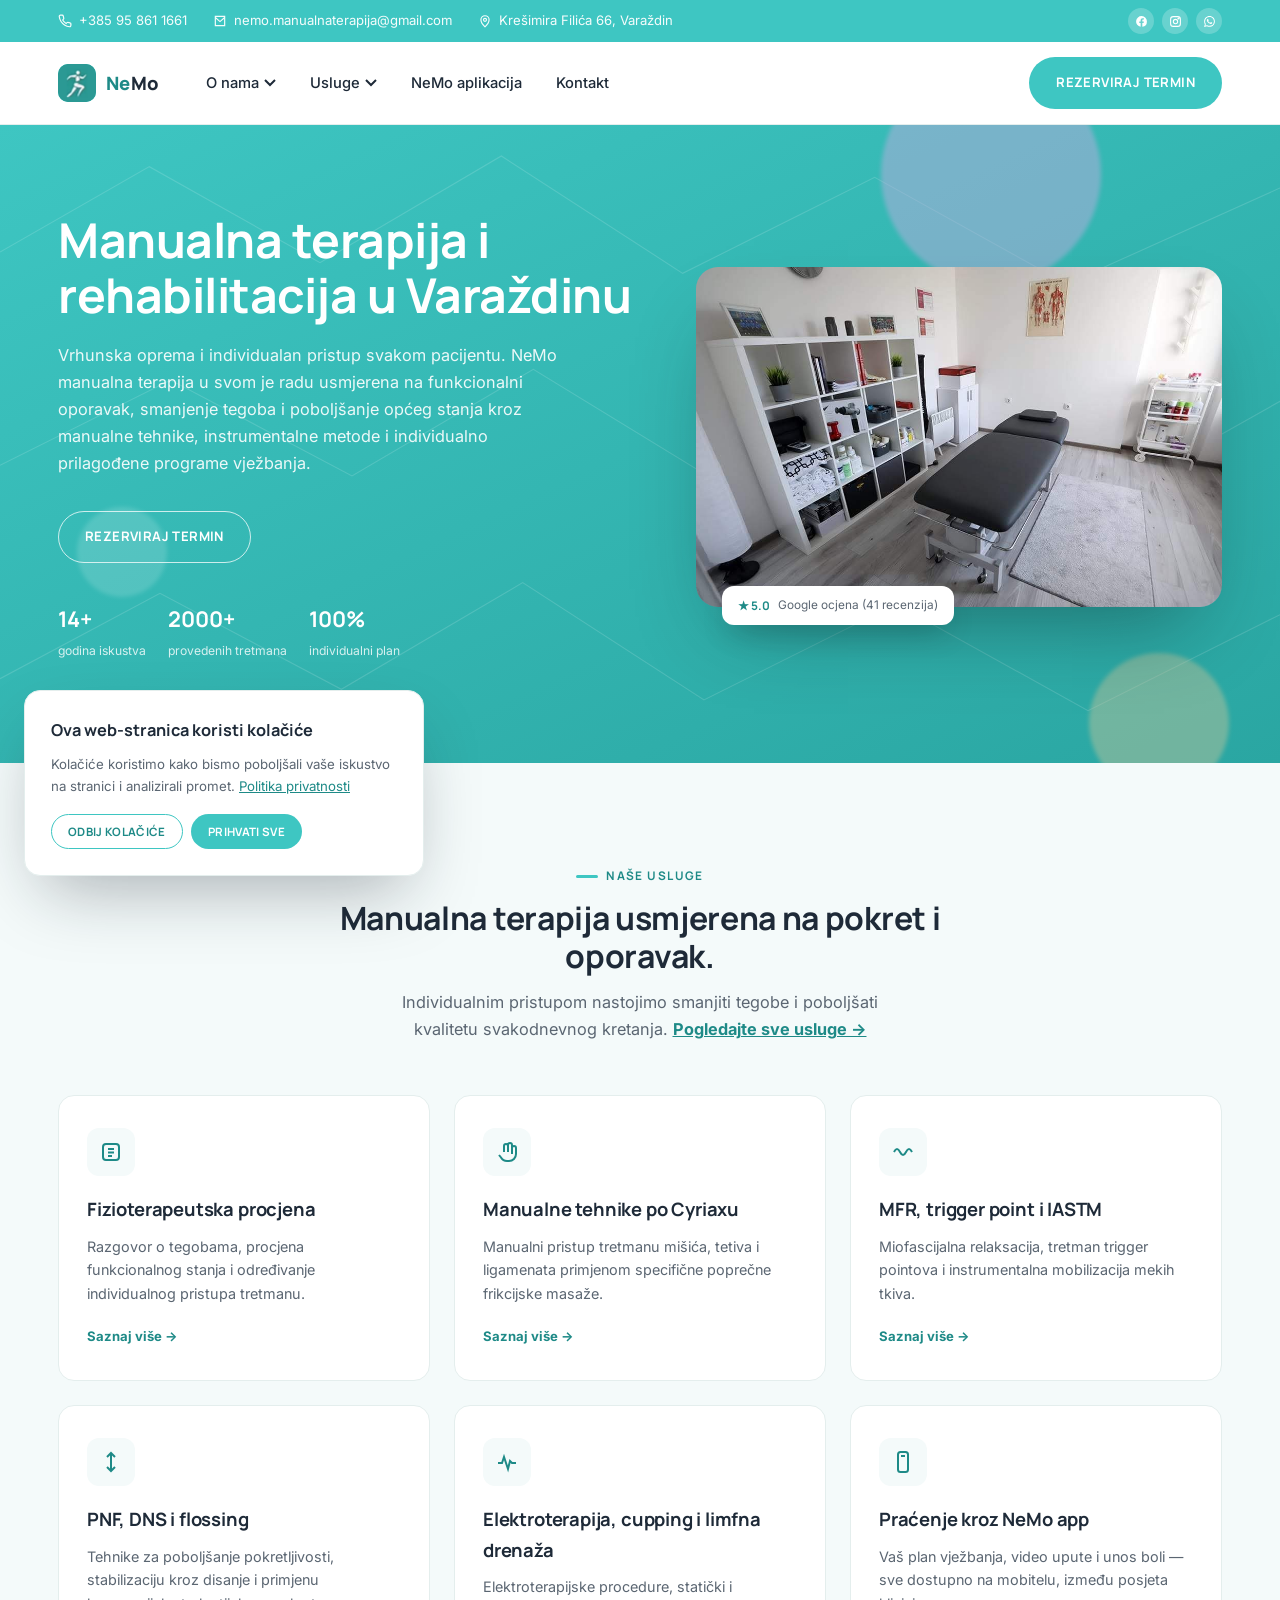
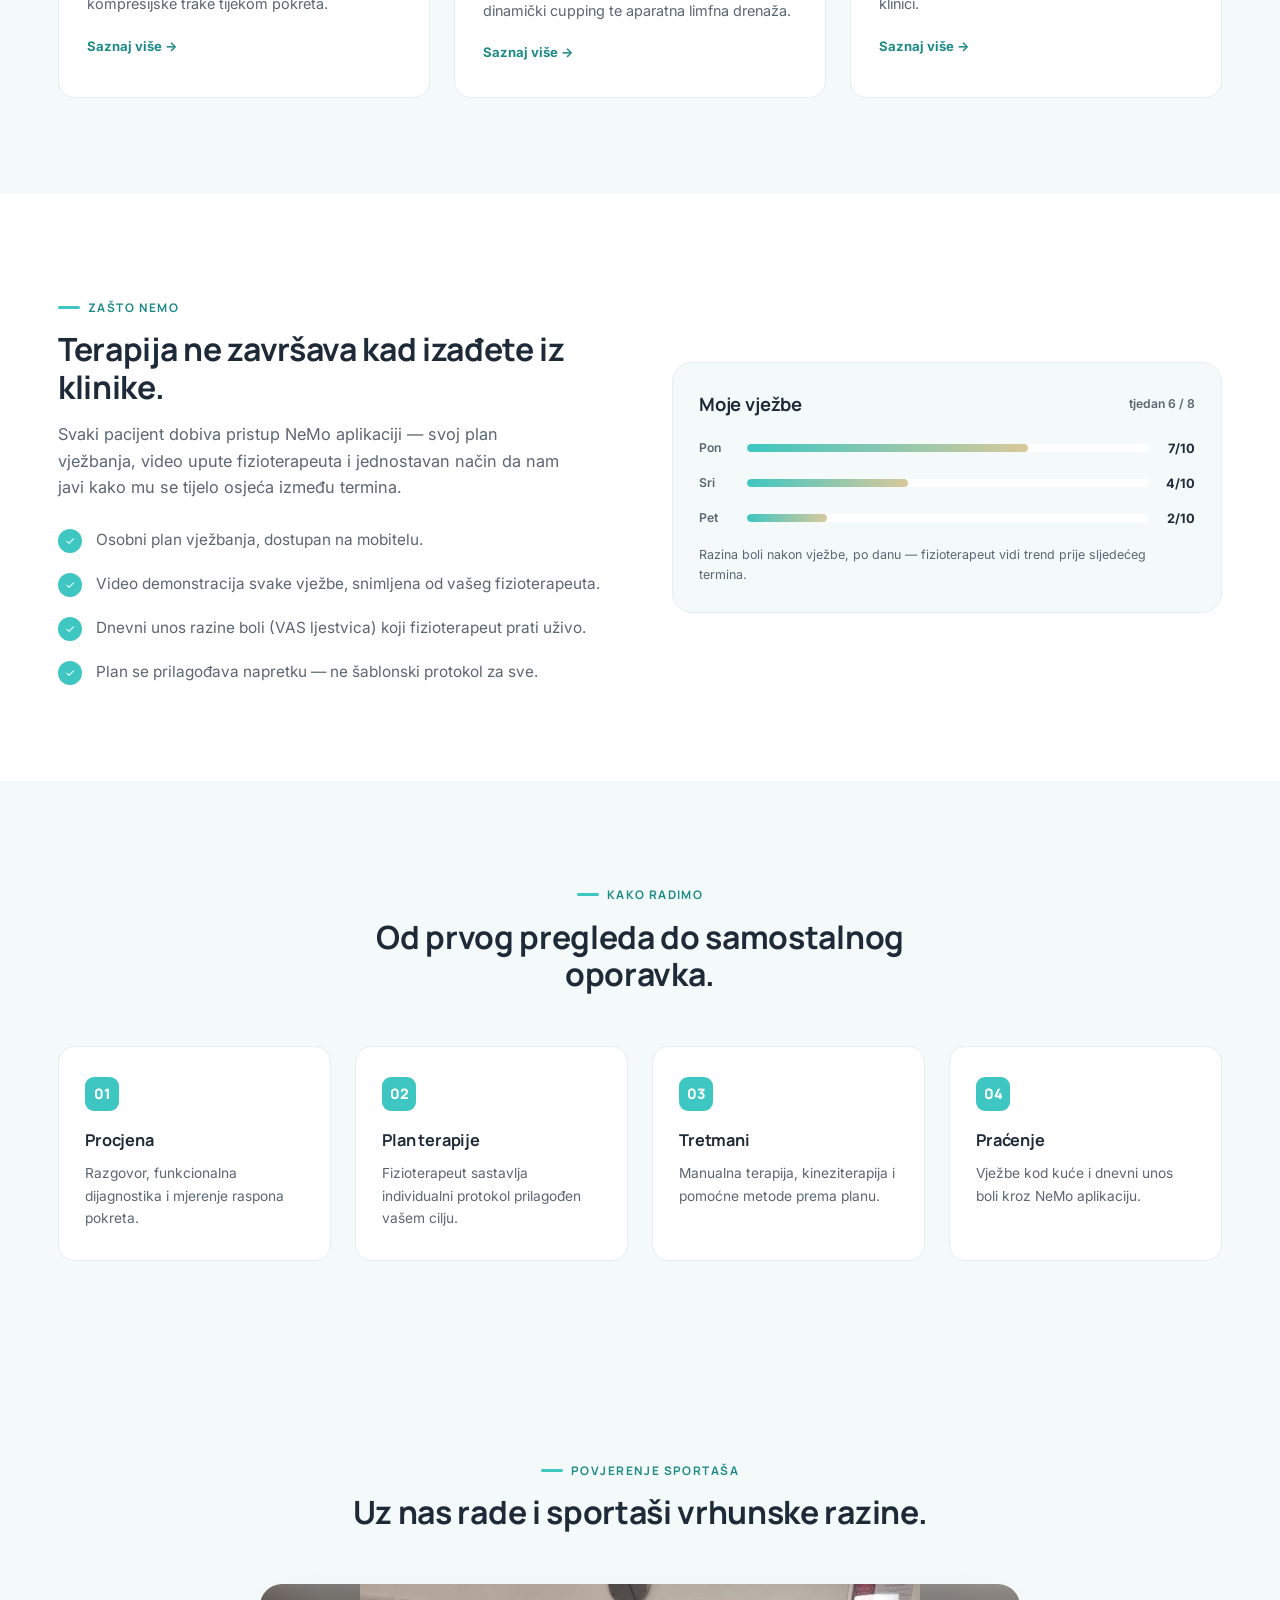
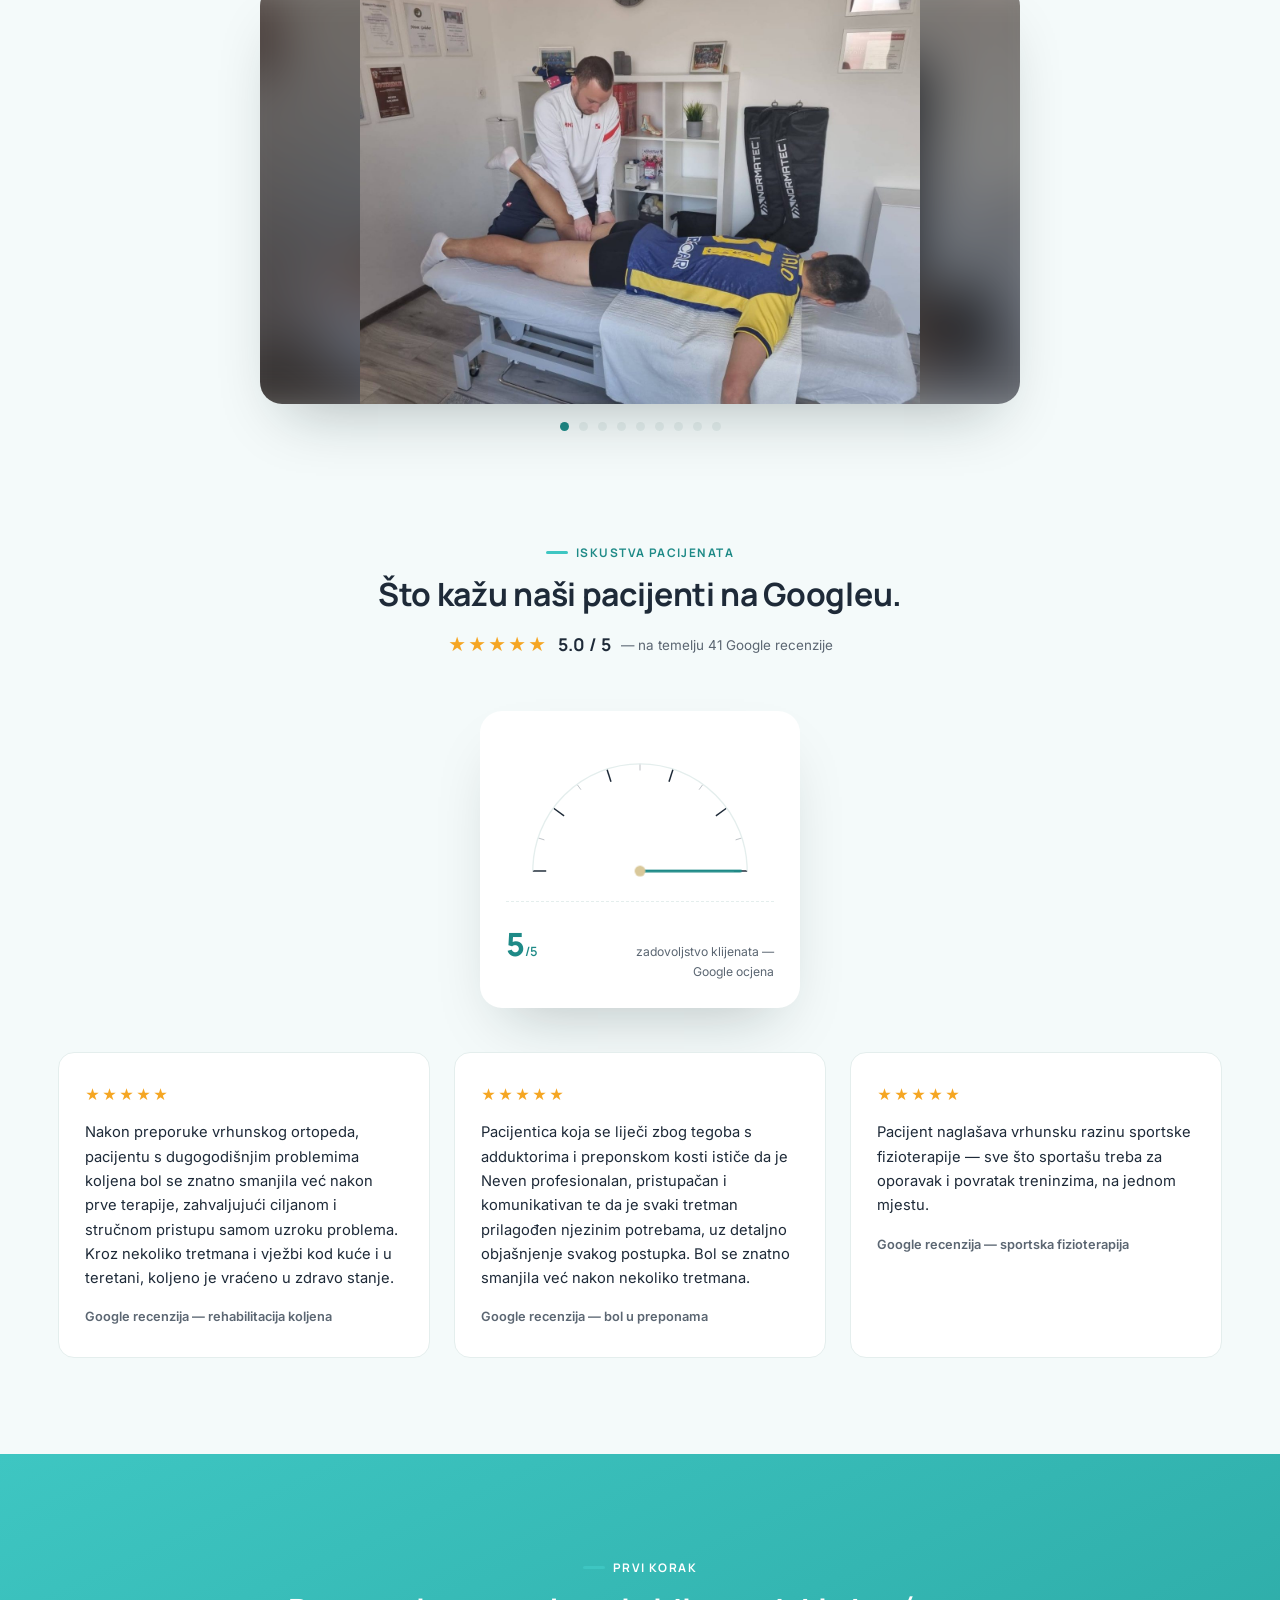
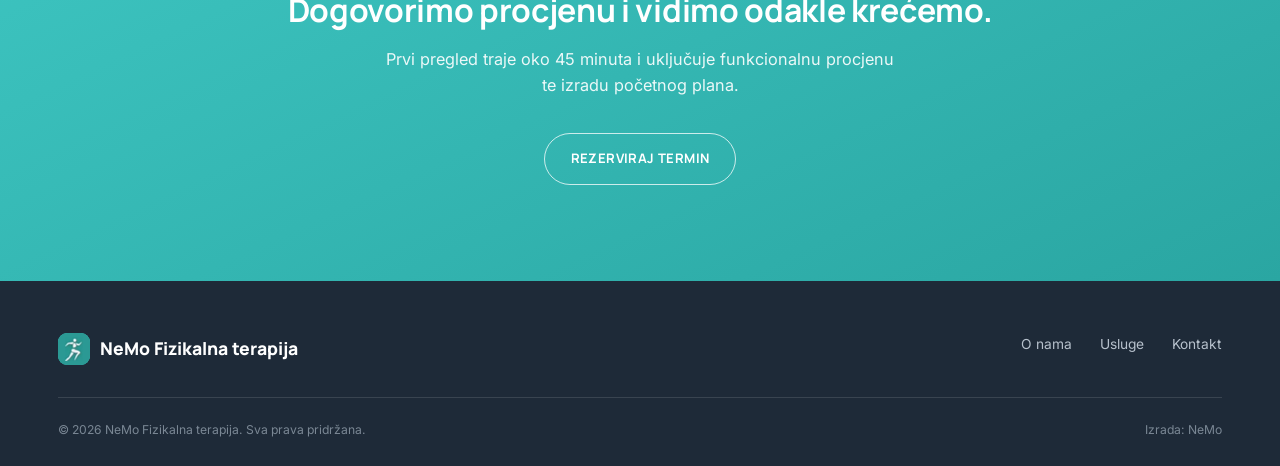
<file: index.html>
<!DOCTYPE html>
<html lang="hr">
<head>
<meta charset="UTF-8" />
<meta name="viewport" content="width=device-width, initial-scale=1.0" />
<meta name="color-scheme" content="light">
<title>NeMo — Manualna terapija i rehabilitacija u Varaždinu</title>
<meta name="description" content="NeMo poliklinika za fizikalnu terapiju u Varaždinu — manualna terapija, IASTM, MFR, PNF i individualna rehabilitacija za sportaše i rekreativce, uz digitalno praćenje napretka." />
<link rel="canonical" href="https://nemo.hr/" />
<meta property="og:type" content="website" />
<meta property="og:site_name" content="NeMo Fizikalna terapija" />
<meta property="og:locale" content="hr_HR" />
<meta property="og:title" content="NeMo — Manualna terapija i rehabilitacija u Varaždinu" />
<meta property="og:description" content="NeMo poliklinika za fizikalnu terapiju u Varaždinu — manualna terapija, IASTM, MFR, PNF i individualna rehabilitacija za sportaše i rekreativce, uz digitalno praćenje napretka." />
<meta property="og:url" content="https://nemo.hr/" />
<meta property="og:image" content="https://nemo.hr/images/prostor-ulaz.jpg" />
<meta name="twitter:card" content="summary_large_image" />
<link rel="preconnect" href="https://fonts.googleapis.com">
<link rel="preconnect" href="https://fonts.gstatic.com" crossorigin>
<link href="https://fonts.googleapis.com/css2?family=Manrope:wght@500;600;700;800&family=Inter:wght@400;500;600;700&display=swap" rel="stylesheet">
<link rel="icon" type="image/png" sizes="16x16" href="favicon-16.png">
<link rel="icon" type="image/png" sizes="32x32" href="favicon-32.png">
<link rel="icon" type="image/png" sizes="48x48" href="favicon-48.png">
<link rel="apple-touch-icon" sizes="180x180" href="apple-touch-icon.png">
<link rel="icon" type="image/png" sizes="192x192" href="icon-192.png">
<link rel="shortcut icon" href="favicon.ico">
<link rel="stylesheet" href="style.css">
<script type="application/ld+json">
{
  "@context": "https://schema.org",
  "@type": "MedicalBusiness",
  "name": "NeMo — Manualna terapija",
  "alternateName": "NeMo Fizikalna terapija",
  "image": "https://nemo.hr/images/prostor-ulaz.jpg",
  "logo": "https://nemo.hr/icon-512.png",
  "url": "https://nemo.hr/",
  "telephone": "+385958611661",
  "email": "nemo.manualnaterapija@gmail.com",
  "priceRange": "€€",
  "medicalSpecialty": "PhysicalTherapy",
  "address": {
    "@type": "PostalAddress",
    "streetAddress": "Ul. Krešimira Filića 66",
    "addressLocality": "Varaždin",
    "postalCode": "42000",
    "addressCountry": "HR"
  },
  "geo": {
    "@type": "GeoCoordinates",
    "latitude": 46.2981478,
    "longitude": 16.3355416
  },
  "sameAs": [
    "https://www.facebook.com/NenoGolubar/",
    "https://www.instagram.com/neven_golubar/"
  ],
  "aggregateRating": {
    "@type": "AggregateRating",
    "ratingValue": "5.0",
    "reviewCount": "42"
  },
  "areaServed": {
    "@type": "City",
    "name": "Varaždin"
  }
}
</script>
</head>
<body>

<div class="topbar">
  <div class="wrap topbar-inner">
    <div class="topbar-info">
      <a href="tel:+385958611661"><svg width="14" height="14" viewBox="0 0 24 24" fill="none" stroke="currentColor" stroke-width="2"><path d="M22 16.9v3a2 2 0 0 1-2.2 2 19.8 19.8 0 0 1-8.6-3.1 19.5 19.5 0 0 1-6-6 19.8 19.8 0 0 1-3.1-8.7A2 2 0 0 1 4.1 2h3a2 2 0 0 1 2 1.7c.1 1 .3 2 .7 3a2 2 0 0 1-.4 2.1L8 10.3a16 16 0 0 0 6 6l1.5-1.5a2 2 0 0 1 2-.4c1 .3 2 .5 3 .7a2 2 0 0 1 1.7 2Z"/></svg> +385 95 861 1661</a>
      <a href="mailto:nemo.manualnaterapija@gmail.com"><svg width="14" height="14" viewBox="0 0 24 24" fill="none" stroke="currentColor" stroke-width="2"><path d="M4 4h16v16H4z"/><path d="m4 6 8 7 8-7"/></svg> nemo.manualnaterapija@gmail.com</a>
      <a href="https://www.google.com/maps/place/?q=place_id:ChIJC9hRLgaraEcRhZxfA_SQYHQ" target="_blank" rel="noopener" class="topbar-address"><svg width="14" height="14" viewBox="0 0 24 24" fill="none" stroke="currentColor" stroke-width="2"><path d="M12 22s7-6.3 7-12a7 7 0 1 0-14 0c0 5.7 7 12 7 12Z"/><circle cx="12" cy="10" r="2.6"/></svg> Krešimira Filića 66, Varaždin</a>
    </div>
    <div class="topbar-social">
      <a href="https://www.facebook.com/NenoGolubar/" target="_blank" rel="noopener" aria-label="Facebook"><svg width="13" height="13" viewBox="0 0 24 24" fill="currentColor"><path d="M22 12a10 10 0 1 0-11.6 9.9v-7H7.9V12h2.5V9.8c0-2.5 1.5-3.9 3.8-3.9 1.1 0 2.2.2 2.2.2v2.4h-1.3c-1.2 0-1.6.8-1.6 1.6V12h2.8l-.4 2.9h-2.4v7A10 10 0 0 0 22 12Z"/></svg></a>
      <a href="https://www.instagram.com/neven_golubar/" target="_blank" rel="noopener" aria-label="Instagram"><svg width="13" height="13" viewBox="0 0 24 24" fill="none" stroke="currentColor" stroke-width="2"><rect x="3" y="3" width="18" height="18" rx="5"/><circle cx="12" cy="12" r="4"/><circle cx="17.5" cy="6.5" r="1"/></svg></a>
      <a href="https://wa.me/385958611661" target="_blank" rel="noopener" aria-label="WhatsApp"><svg width="13" height="13" viewBox="0 0 24 24" fill="currentColor"><path d="M12.04 2C6.58 2 2.13 6.45 2.13 11.91c0 1.77.46 3.45 1.32 4.94L2 22l5.29-1.39a9.9 9.9 0 0 0 4.75 1.21h.01c5.46 0 9.9-4.45 9.9-9.91C21.96 6.45 17.5 2 12.04 2Zm0 18.06h-.01a8.15 8.15 0 0 1-4.16-1.14l-.3-.18-3.14.82.84-3.06-.19-.31a8.14 8.14 0 0 1-1.25-4.32c0-4.5 3.67-8.16 8.18-8.16 2.18 0 4.23.85 5.78 2.4a8.1 8.1 0 0 1 2.39 5.77c0 4.5-3.67 8.18-8.14 8.18Zm4.47-6.13c-.24-.12-1.45-.72-1.68-.8-.22-.08-.39-.12-.55.12-.16.24-.63.8-.78.96-.14.16-.28.18-.53.06-.24-.12-1.02-.38-1.94-1.2-.72-.64-1.2-1.43-1.34-1.67-.14-.24-.02-.37.11-.5.11-.11.24-.28.36-.42.12-.14.16-.24.24-.4.08-.16.04-.3-.02-.42-.06-.12-.55-1.33-.76-1.82-.2-.48-.4-.42-.55-.42-.14-.01-.3-.01-.46-.01a.9.9 0 0 0-.65.3c-.22.24-.85.83-.85 2.03 0 1.2.87 2.36.99 2.52.12.16 1.71 2.61 4.14 3.66.58.25 1.03.4 1.38.51.58.18 1.11.16 1.53.1.47-.07 1.45-.59 1.65-1.16.2-.57.2-1.06.14-1.16-.06-.1-.22-.16-.46-.28Z"/></svg></a>
    </div>
  </div>
</div>

<header class="mainnav">
  <div class="wrap nav">
    <a href="/" class="logo"><img class="mark" src="icon-192.png" alt="NeMo logo"><span class="word"><span>Ne</span>Mo</span></a>

    <nav class="nav-links">
      <div class="nav-item">
        <button class="nav-link">O nama <svg viewBox="0 0 12 8" fill="none" stroke="currentColor" stroke-width="2"><path d="M1 1l5 5 5-5"/></svg></button>
        <div class="dd-menu">
          <a href="/o-nama#pristup">Naš pristup</a>
          <a href="/o-nama#neven">Osnivač</a>
          <a href="/o-nama#tim">Stručni tim</a>
          <a href="/o-nama#galerija">Galerija fotografija</a>
        </div>
      </div>
      <div class="nav-item">
        <button class="nav-link">Usluge <svg viewBox="0 0 12 8" fill="none" stroke="currentColor" stroke-width="2"><path d="M1 1l5 5 5-5"/></svg></button>
        <div class="dd-menu">
          <a href="/usluge#procjena">Fizioterapeutska procjena</a>
          <a href="/usluge#cyriax">Manualne tehnike po Cyriaxu</a>
          <a href="/usluge#mfr">Miofascijalna relaksacija (MFR)</a>
          <a href="/usluge#iastm">IASTM</a>
          <a href="/usluge#trigger">Trigger point terapija</a>
          <a href="/usluge#pnf">PNF</a>
          <a href="/usluge#dns">DNS — vježbe disanja</a>
          <a href="/usluge#flossing">Flossing</a>
          <a href="/usluge#cupping">Cupping</a>
          <a href="/usluge#tejpiranje">Tejpiranje</a>
          <a href="/usluge#perkusijska">Perkusijska masaža</a>
          <a href="/usluge#limfna">Limfna drenaža aparatom</a>
          <a href="/usluge#elektroterapija">Elektroterapijske procedure</a>
        </div>
      </div>
      <a href="/#zasto" class="nav-link">NeMo aplikacija</a>
      <a href="/kontakt" class="nav-link">Kontakt</a>
    </nav>

    <div class="nav-right">
      <a href="/kontakt" class="btn btn-solid">Rezerviraj termin</a>
      <button class="nav-toggle" aria-label="Izbornik"><span></span><span></span><span></span></button>
    </div>
  </div>
</header>

<section class="hero">
  <svg class="hero-pattern" viewBox="0 0 1200 700" preserveAspectRatio="xMidYMid slice" xmlns="http://www.w3.org/2000/svg">
    <g stroke="#fff" stroke-width="1" fill="none">
      <path d="M0 120 L140 40 L300 130 L470 30 L640 140 L820 50 L1000 150 L1200 60" />
      <path d="M0 320 L160 240 L330 330 L500 230 L680 340 L860 250 L1040 350 L1200 260" />
      <path d="M0 520 L150 440 L320 530 L490 430 L660 540 L840 450 L1020 550 L1200 460" />
    </g>
  </svg>
  <div class="hero-blob b1"></div>
  <div class="hero-blob b2"></div>
  <div class="hero-blob b3"></div>

  <div class="wrap hero-grid">
    <div class="hero-text">
      <h1>Manualna terapija i rehabilitacija u Varaždinu</h1>
      <p class="lede">Vrhunska oprema i individualan pristup svakom pacijentu. NeMo manualna terapija u svom je radu usmjerena na funkcionalni oporavak, smanjenje tegoba i poboljšanje općeg stanja kroz manualne tehnike, instrumentalne metode i individualno prilagođene programe vježbanja.</p>
      <a href="/kontakt" class="btn btn-outline-white">Rezerviraj termin</a>
      <div class="hero-badges">
        <div class="hero-badge"><b>14+</b><span>godina iskustva</span></div>
        <div class="hero-badge"><b>2000+</b><span>provedenih tretmana</span></div>
        <div class="hero-badge"><b>100%</b><span>individualni plan</span></div>
      </div>
    </div>

    <div class="hero-media">
      <div class="hero-photo-card">
        <img src="images/soba-tretmani.jpg" alt="Soba za tretmane u NeMo poliklinici" loading="eager">
      </div>
      <div class="hero-photo-note"><b>★ 5.0</b> Google ocjena (41 recenzija)</div>
    </div>
  </div>
</section>

<section class="services" id="usluge">
  <div class="wrap">
    <div class="section-head">
      <span class="eyebrow" style="justify-content:center;">Naše usluge</span>
      <h2>Manualna terapija usmjerena na pokret i oporavak.</h2>
      <p class="lede">Individualnim pristupom nastojimo smanjiti tegobe i poboljšati kvalitetu svakodnevnog kretanja. <a href="/usluge" style="color:var(--teal-deep);font-weight:700;">Pogledajte sve usluge →</a></p>
    </div>
    <div class="service-grid">
      <div class="service-card">
        <div class="service-icon"><svg width="24" height="24" viewBox="0 0 24 24" fill="none" stroke="#1E8A87" stroke-width="2"><rect x="4" y="4" width="16" height="16" rx="3"/><path d="M9 9h6M9 12.5h6M9 16h4"/></svg></div>
        <h3>Fizioterapeutska procjena</h3>
        <p>Razgovor o tegobama, procjena funkcionalnog stanja i određivanje individualnog pristupa tretmanu.</p>
        <a href="/usluge#procjena" class="service-link">Saznaj više →</a>
      </div>
      <div class="service-card">
        <div class="service-icon"><svg width="24" height="24" viewBox="0 0 24 24" fill="none" stroke="#1E8A87" stroke-width="2"><path d="M9 12V6a2 2 0 1 1 4 0v6M13 12V5a2 2 0 1 1 4 0v9M17 13V8a2 2 0 1 1 4 0v6a7 7 0 0 1-7 7h-2a7 7 0 0 1-6-3.5L4 15"/></svg></div>
        <h3>Manualne tehnike po Cyriaxu</h3>
        <p>Manualni pristup tretmanu mišića, tetiva i ligamenata primjenom specifične poprečne frikcijske masaže.</p>
        <a href="/usluge#cyriax" class="service-link">Saznaj više →</a>
      </div>
      <div class="service-card">
        <div class="service-icon"><svg width="24" height="24" viewBox="0 0 24 24" fill="none" stroke="#1E8A87" stroke-width="2"><path d="M3 12c2-4 4-4 6 0s4 4 6 0 4-4 6 0"/></svg></div>
        <h3>MFR, trigger point i IASTM</h3>
        <p>Miofascijalna relaksacija, tretman trigger pointova i instrumentalna mobilizacija mekih tkiva.</p>
        <a href="/usluge#mfr" class="service-link">Saznaj više →</a>
      </div>
      <div class="service-card">
        <div class="service-icon"><svg width="24" height="24" viewBox="0 0 24 24" fill="none" stroke="#1E8A87" stroke-width="2"><path d="M12 3v18M8 7l4-4 4 4M8 17l4 4 4-4"/></svg></div>
        <h3>PNF, DNS i flossing</h3>
        <p>Tehnike za poboljšanje pokretljivosti, stabilizaciju kroz disanje i primjenu kompresijske trake tijekom pokreta.</p>
        <a href="/usluge#pnf" class="service-link">Saznaj više →</a>
      </div>
      <div class="service-card">
        <div class="service-icon"><svg width="24" height="24" viewBox="0 0 24 24" fill="none" stroke="#1E8A87" stroke-width="2"><path d="M3 13h4l2-6 4 12 2-8 2 2h4"/></svg></div>
        <h3>Elektroterapija, cupping i limfna drenaža</h3>
        <p>Elektroterapijske procedure, statički i dinamički cupping te aparatna limfna drenaža.</p>
        <a href="/usluge#elektroterapija" class="service-link">Saznaj više →</a>
      </div>
      <div class="service-card">
        <div class="service-icon"><svg width="24" height="24" viewBox="0 0 24 24" fill="none" stroke="#1E8A87" stroke-width="2"><rect x="7" y="2" width="10" height="20" rx="2.5"/><path d="M10 6h4"/></svg></div>
        <h3>Praćenje kroz NeMo app</h3>
        <p>Vaš plan vježbanja, video upute i unos boli — sve dostupno na mobitelu, između posjeta klinici.</p>
        <a href="#zasto" class="service-link">Saznaj više →</a>
      </div>
    </div>
  </div>
</section>

<section class="why" id="zasto">
  <div class="wrap why-grid">
    <div>
      <span class="eyebrow">Zašto NeMo</span>
      <h2 style="margin-top:14px;">Terapija ne završava kad izađete iz klinike.</h2>
      <p class="lede" style="margin-top:14px;">Svaki pacijent dobiva pristup NeMo aplikaciji — svoj plan vježbanja, video upute fizioterapeuta i jednostavan način da nam javi kako mu se tijelo osjeća između termina.</p>
      <ul class="why-list">
        <li><span class="tick">✓</span>Osobni plan vježbanja, dostupan na mobitelu.</li>
        <li><span class="tick">✓</span>Video demonstracija svake vježbe, snimljena od vašeg fizioterapeuta.</li>
        <li><span class="tick">✓</span>Dnevni unos razine boli (VAS ljestvica) koji fizioterapeut prati uživo.</li>
        <li><span class="tick">✓</span>Plan se prilagođava napretku — ne šablonski protokol za sve.</li>
      </ul>
    </div>
    <div class="app-mock">
      <div class="app-mock-head"><h3>Moje vježbe</h3><span>tjedan 6 / 8</span></div>
      <div class="vas-bar-row"><span class="vas-bar-label">Pon</span><div class="vas-bar-track"><div class="vas-bar-fill" style="width:70%"></div></div><span class="vas-bar-val">7/10</span></div>
      <div class="vas-bar-row"><span class="vas-bar-label">Sri</span><div class="vas-bar-track"><div class="vas-bar-fill" style="width:40%"></div></div><span class="vas-bar-val">4/10</span></div>
      <div class="vas-bar-row"><span class="vas-bar-label">Pet</span><div class="vas-bar-track"><div class="vas-bar-fill" style="width:20%"></div></div><span class="vas-bar-val">2/10</span></div>
      <div class="form-note" style="margin-top:16px;">Razina boli nakon vježbe, po danu — fizioterapeut vidi trend prije sljedećeg termina.</div>
    </div>
  </div>
</section>

<section class="process" id="proces">
  <div class="wrap">
    <div class="section-head">
      <span class="eyebrow" style="justify-content:center;">Kako radimo</span>
      <h2>Od prvog pregleda do samostalnog oporavka.</h2>
    </div>
    <div class="process-grid">
      <div class="process-step"><div class="num">01</div><h3>Procjena</h3><p>Razgovor, funkcionalna dijagnostika i mjerenje raspona pokreta.</p></div>
      <div class="process-step"><div class="num">02</div><h3>Plan terapije</h3><p>Fizioterapeut sastavlja individualni protokol prilagođen vašem cilju.</p></div>
      <div class="process-step"><div class="num">03</div><h3>Tretmani</h3><p>Manualna terapija, kineziterapija i pomoćne metode prema planu.</p></div>
      <div class="process-step"><div class="num">04</div><h3>Praćenje</h3><p>Vježbe kod kuće i dnevni unos boli kroz NeMo aplikaciju.</p></div>
    </div>
  </div>
</section>

<section class="clients-slider">
  <div class="wrap">
    <div class="section-head">
      <span class="eyebrow" style="justify-content:center;">Povjerenje sportaša</span>
      <h2>Uz nas rade i sportaši vrhunske razine.</h2>
    </div>
    <div class="slider" id="clientsSlider">
      <div class="slider-track">
        <div class="slider-slide is-active">
          <div class="slide-bg" style="background-image:url('images/tretman-igrac-1.jpg');"></div>
          <img class="slide-fg" src="images/tretman-igrac-1.jpg" alt="Fizioterapeutski tretman sportaša u NeMo poliklinici" loading="lazy">
        </div>
        <div class="slider-slide">
          <div class="slide-bg" style="background-image:url('images/tretman-igrac-2.jpg');"></div>
          <img class="slide-fg" src="images/tretman-igrac-2.jpg" alt="Previjanje gležnja sportašu u NeMo poliklinici" loading="lazy">
        </div>
        <div class="slider-slide">
          <div class="slide-bg" style="background-image:url('images/klijent-belcar.jpg');"></div>
          <img class="slide-fg" src="images/klijent-belcar.jpg" alt="Nogometaš u posjeti NeMo poliklinici" loading="lazy">
        </div>
        <div class="slider-slide">
          <div class="slide-bg" style="background-image:url('images/klijent-duvnjak.jpg');"></div>
          <img class="slide-fg" src="images/klijent-duvnjak.jpg" alt="Nogometaš u posjeti NeMo poliklinici" loading="lazy">
        </div>
        <div class="slider-slide">
          <div class="slide-bg" style="background-image:url('images/klijenti-reprezentativci.jpg');"></div>
          <img class="slide-fg" src="images/klijenti-reprezentativci.jpg" alt="Nogometni reprezentativci u posjeti NeMo poliklinici" loading="lazy">
        </div>
        <div class="slider-slide">
          <div class="slide-bg" style="background-image:url('images/tretman-igrac-3.jpg');"></div>
          <img class="slide-fg" src="images/tretman-igrac-3.jpg" alt="Fizioterapeutska vježba sa sportašem u NeMo poliklinici" loading="lazy">
        </div>
        <div class="slider-slide">
          <div class="slide-bg" style="background-image:url('images/klijent-katanec.jpg');"></div>
          <img class="slide-fg" src="images/klijent-katanec.jpg" alt="Nogometaš u posjeti NeMo poliklinici" loading="lazy">
        </div>
        <div class="slider-slide">
          <div class="slide-bg" style="background-image:url('images/klijenti-visina.jpg');"></div>
          <img class="slide-fg" src="images/klijenti-visina.jpg" alt="Nogometaš u posjeti NeMo poliklinici" loading="lazy">
        </div>
        <div class="slider-slide">
          <div class="slide-bg" style="background-image:url('images/klijent-djurasek.jpg');"></div>
          <img class="slide-fg" src="images/klijent-djurasek.jpg" alt="Nogometaš u posjeti NeMo poliklinici" loading="lazy">
        </div>
      </div>
      <div class="slider-dots">
        <button class="slider-dot is-active" data-slide="0" aria-label="Slika 1"></button>
        <button class="slider-dot" data-slide="1" aria-label="Slika 2"></button>
        <button class="slider-dot" data-slide="2" aria-label="Slika 3"></button>
        <button class="slider-dot" data-slide="3" aria-label="Slika 4"></button>
        <button class="slider-dot" data-slide="4" aria-label="Slika 5"></button>
        <button class="slider-dot" data-slide="5" aria-label="Slika 6"></button>
        <button class="slider-dot" data-slide="6" aria-label="Slika 7"></button>
        <button class="slider-dot" data-slide="7" aria-label="Slika 8"></button>
        <button class="slider-dot" data-slide="8" aria-label="Slika 9"></button>
      </div>
    </div>
  </div>
</section>

<section class="reviews">
  <div class="wrap">
    <div class="section-head">
      <span class="eyebrow" style="justify-content:center;">Iskustva pacijenata</span>
      <h2>Što kažu naši pacijenti na Googleu.</h2>
      <div class="reviews-rating">
        <span class="stars">★★★★★</span>
        <b>5.0 / 5</b>
        <span>— na temelju 41 Google recenzije</span>
      </div>
    </div>

    <div class="reviews-gauge">
      <div class="reviews-gauge-card">
        <svg class="goniometer" viewBox="0 0 400 220" xmlns="http://www.w3.org/2000/svg">
          <line x1="40.0" y1="200.0" x2="60.0" y2="200.0" class="tick-major" />
          <line x1="47.8" y1="150.6" x2="57.3" y2="153.6" class="tick-minor" />
          <line x1="70.6" y1="106.0" x2="86.7" y2="117.7" class="tick-major" />
          <line x1="106.0" y1="70.6" x2="111.8" y2="78.6" class="tick-minor" />
          <line x1="150.6" y1="47.8" x2="156.7" y2="66.9" class="tick-major" />
          <line x1="200.0" y1="40.0" x2="200.0" y2="50.0" class="tick-minor" />
          <line x1="249.4" y1="47.8" x2="243.3" y2="66.9" class="tick-major" />
          <line x1="294.0" y1="70.6" x2="288.2" y2="78.6" class="tick-minor" />
          <line x1="329.4" y1="106.0" x2="313.3" y2="117.7" class="tick-major" />
          <line x1="352.2" y1="150.6" x2="342.7" y2="153.6" class="tick-minor" />
          <line x1="360.0" y1="200.0" x2="340.0" y2="200.0" class="tick-major" />
          <path d="M 40.0 200.0 A 160 160 0 0 1 360.0 200.0" class="goni-arc" />
          <line x1="200" y1="200" x2="350.0" y2="200.0" class="goni-needle" />
          <circle cx="200" cy="200" r="8" class="goni-pivot" />
        </svg>
        <div class="goni-readout">
          <div><div class="deg">5<span style="font-size:.4em;font-weight:600;">/5</span></div></div>
          <div class="cap">zadovoljstvo klijenata — Google ocjena</div>
        </div>
      </div>
    </div>

    <div class="review-grid">
      <div class="review-card">
        <span class="stars">★★★★★</span>
        <p>Nakon preporuke vrhunskog ortopeda, pacijentu s dugogodišnjim problemima koljena bol se znatno smanjila već nakon prve terapije, zahvaljujući ciljanom i stručnom pristupu samom uzroku problema. Kroz nekoliko tretmana i vježbi kod kuće i u teretani, koljeno je vraćeno u zdravo stanje.</p>
        <div class="review-author">Google recenzija — rehabilitacija koljena</div>
      </div>
      <div class="review-card">
        <span class="stars">★★★★★</span>
        <p>Pacijentica koja se liječi zbog tegoba s adduktorima i preponskom kosti ističe da je Neven profesionalan, pristupačan i komunikativan te da je svaki tretman prilagođen njezinim potrebama, uz detaljno objašnjenje svakog postupka. Bol se znatno smanjila već nakon nekoliko tretmana.</p>
        <div class="review-author">Google recenzija — bol u preponama</div>
      </div>
      <div class="review-card">
        <span class="stars">★★★★★</span>
        <p>Pacijent naglašava vrhunsku razinu sportske fizioterapije — sve što sportašu treba za oporavak i povratak treninzima, na jednom mjestu.</p>
        <div class="review-author">Google recenzija — sportska fizioterapija</div>
      </div>
    </div>
  </div>
</section>

<section class="cta-band">
  <div class="wrap">
    <span class="eyebrow" style="justify-content:center;color:#fff;">Prvi korak</span>
    <h2 style="margin-top:14px;">Dogovorimo procjenu i vidimo odakle krećemo.</h2>
    <p class="lede" style="margin:16px auto 34px;">Prvi pregled traje oko 45 minuta i uključuje funkcionalnu procjenu te izradu početnog plana.</p>
    <a href="/kontakt" class="btn btn-outline-white">Rezerviraj termin</a>
  </div>
</section>

<div class="mobile-contact-bar">
  <a href="tel:+385958611661"><svg width="15" height="15" viewBox="0 0 24 24" fill="none" stroke="currentColor" stroke-width="2"><path d="M22 16.9v3a2 2 0 0 1-2.2 2 19.8 19.8 0 0 1-8.6-3.1 19.5 19.5 0 0 1-6-6 19.8 19.8 0 0 1-3.1-8.7A2 2 0 0 1 4.1 2h3a2 2 0 0 1 2 1.7c.1 1 .3 2 .7 3a2 2 0 0 1-.4 2.1L8 10.3a16 16 0 0 0 6 6l1.5-1.5a2 2 0 0 1 2-.4c1 .3 2 .5 3 .7a2 2 0 0 1 1.7 2Z"/></svg> +385 95 861 1661</a>
  <div class="mobile-contact-social">
    <a href="https://www.facebook.com/NenoGolubar/" target="_blank" rel="noopener" aria-label="Facebook"><svg width="14" height="14" viewBox="0 0 24 24" fill="currentColor"><path d="M22 12a10 10 0 1 0-11.6 9.9v-7H7.9V12h2.5V9.8c0-2.5 1.5-3.9 3.8-3.9 1.1 0 2.2.2 2.2.2v2.4h-1.3c-1.2 0-1.6.8-1.6 1.6V12h2.8l-.4 2.9h-2.4v7A10 10 0 0 0 22 12Z"/></svg></a>
    <a href="https://www.instagram.com/neven_golubar/" target="_blank" rel="noopener" aria-label="Instagram"><svg width="14" height="14" viewBox="0 0 24 24" fill="none" stroke="currentColor" stroke-width="2"><rect x="3" y="3" width="18" height="18" rx="5"/><circle cx="12" cy="12" r="4"/><circle cx="17.5" cy="6.5" r="1"/></svg></a>
    <a href="https://wa.me/385958611661" target="_blank" rel="noopener" aria-label="WhatsApp"><svg width="14" height="14" viewBox="0 0 24 24" fill="currentColor"><path d="M12.04 2C6.58 2 2.13 6.45 2.13 11.91c0 1.77.46 3.45 1.32 4.94L2 22l5.29-1.39a9.9 9.9 0 0 0 4.75 1.21h.01c5.46 0 9.9-4.45 9.9-9.91C21.96 6.45 17.5 2 12.04 2Zm0 18.06h-.01a8.15 8.15 0 0 1-4.16-1.14l-.3-.18-3.14.82.84-3.06-.19-.31a8.14 8.14 0 0 1-1.25-4.32c0-4.5 3.67-8.16 8.18-8.16 2.18 0 4.23.85 5.78 2.4a8.1 8.1 0 0 1 2.39 5.77c0 4.5-3.67 8.18-8.14 8.18Zm4.47-6.13c-.24-.12-1.45-.72-1.68-.8-.22-.08-.39-.12-.55.12-.16.24-.63.8-.78.96-.14.16-.28.18-.53.06-.24-.12-1.02-.38-1.94-1.2-.72-.64-1.2-1.43-1.34-1.67-.14-.24-.02-.37.11-.5.11-.11.24-.28.36-.42.12-.14.16-.24.24-.4.08-.16.04-.3-.02-.42-.06-.12-.55-1.33-.76-1.82-.2-.48-.4-.42-.55-.42-.14-.01-.3-.01-.46-.01a.9.9 0 0 0-.65.3c-.22.24-.85.83-.85 2.03 0 1.2.87 2.36.99 2.52.12.16 1.71 2.61 4.14 3.66.58.25 1.03.4 1.38.51.58.18 1.11.16 1.53.1.47-.07 1.45-.59 1.65-1.16.2-.57.2-1.06.14-1.16-.06-.1-.22-.16-.46-.28Z"/></svg></a>
  </div>
</div>

<footer>
  <div class="wrap">
    <div class="footer-grid">
      <div class="footer-logo"><img class="mark" src="icon-192.png" alt="NeMo logo">NeMo Fizikalna terapija</div>
      <ul class="footer-links">
        <li><a href="/o-nama">O nama</a></li>
        <li><a href="/usluge">Usluge</a></li>
        <li><a href="/kontakt">Kontakt</a></li>
      </ul>
    </div>
    <div class="footer-bottom">
      <span>© <span id="godina"></span> NeMo Fizikalna terapija. Sva prava pridržana.</span>
      <span>Izrada: NeMo</span>
    </div>
  </div>
</footer>

<div class="cookie-banner" id="cookieBanner">
  <h4>Ova web-stranica koristi kolačiće</h4>
  <p>Kolačiće koristimo kako bismo poboljšali vaše iskustvo na stranici i analizirali promet. <a href="#">Politika privatnosti</a></p>
  <div class="cookie-actions">
    <button class="btn btn-outline-teal" id="cookieReject">Odbij kolačiće</button>
    <button class="btn btn-solid" id="cookieAccept">Prihvati sve</button>
  </div>
</div>

<script src="script.js"></script>
</body>
</html>
</file>
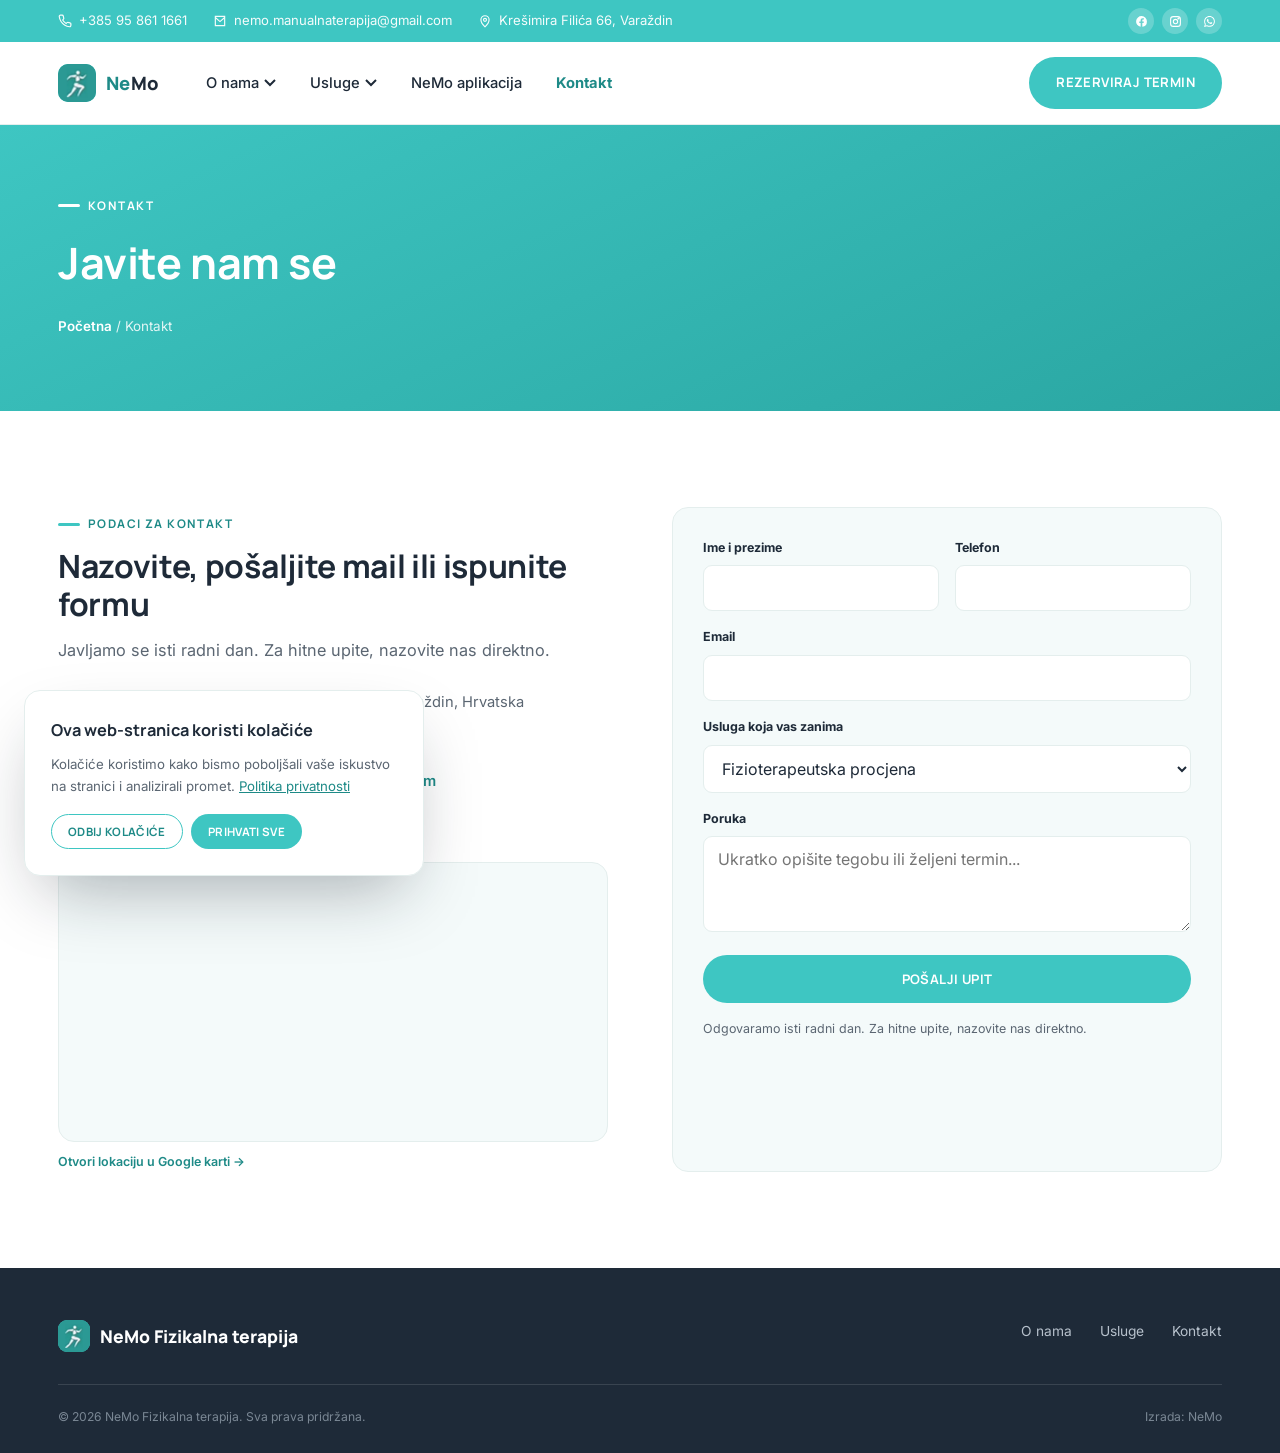
<file: kontakt.html>
<!DOCTYPE html>
<html lang="hr">
<head>
<meta charset="UTF-8" />
<meta name="viewport" content="width=device-width, initial-scale=1.0" />
<meta name="color-scheme" content="light">
<title>Kontakt — NeMo Fizikalna terapija</title>
<meta name="description" content="Kontaktirajte NeMo poliklinku za fizikalnu terapiju — telefon, email, adresa i online obrazac za dogovor termina." />
<link rel="canonical" href="https://nemo.hr/kontakt" />
<meta property="og:type" content="website" />
<meta property="og:site_name" content="NeMo Fizikalna terapija" />
<meta property="og:locale" content="hr_HR" />
<meta property="og:title" content="Kontakt — NeMo Fizikalna terapija" />
<meta property="og:description" content="Kontaktirajte NeMo poliklinku za fizikalnu terapiju — telefon, email, adresa i online obrazac za dogovor termina." />
<meta property="og:url" content="https://nemo.hr/kontakt" />
<meta property="og:image" content="https://nemo.hr/images/prostor-odmor.jpg" />
<meta name="twitter:card" content="summary_large_image" />
<link rel="preconnect" href="https://fonts.googleapis.com">
<link rel="preconnect" href="https://fonts.gstatic.com" crossorigin>
<link href="https://fonts.googleapis.com/css2?family=Manrope:wght@500;600;700;800&family=Inter:wght@400;500;600;700&display=swap" rel="stylesheet">
<link rel="icon" type="image/png" sizes="16x16" href="favicon-16.png">
<link rel="icon" type="image/png" sizes="32x32" href="favicon-32.png">
<link rel="icon" type="image/png" sizes="48x48" href="favicon-48.png">
<link rel="apple-touch-icon" sizes="180x180" href="apple-touch-icon.png">
<link rel="icon" type="image/png" sizes="192x192" href="icon-192.png">
<link rel="shortcut icon" href="favicon.ico">
<link rel="stylesheet" href="style.css">
</head>
<body>

<div class="topbar">
  <div class="wrap topbar-inner">
    <div class="topbar-info">
      <a href="tel:+385958611661"><svg width="14" height="14" viewBox="0 0 24 24" fill="none" stroke="currentColor" stroke-width="2"><path d="M22 16.9v3a2 2 0 0 1-2.2 2 19.8 19.8 0 0 1-8.6-3.1 19.5 19.5 0 0 1-6-6 19.8 19.8 0 0 1-3.1-8.7A2 2 0 0 1 4.1 2h3a2 2 0 0 1 2 1.7c.1 1 .3 2 .7 3a2 2 0 0 1-.4 2.1L8 10.3a16 16 0 0 0 6 6l1.5-1.5a2 2 0 0 1 2-.4c1 .3 2 .5 3 .7a2 2 0 0 1 1.7 2Z"/></svg> +385 95 861 1661</a>
      <a href="mailto:nemo.manualnaterapija@gmail.com"><svg width="14" height="14" viewBox="0 0 24 24" fill="none" stroke="currentColor" stroke-width="2"><path d="M4 4h16v16H4z"/><path d="m4 6 8 7 8-7"/></svg> nemo.manualnaterapija@gmail.com</a>
      <a href="https://www.google.com/maps/place/?q=place_id:ChIJC9hRLgaraEcRhZxfA_SQYHQ" target="_blank" rel="noopener" class="topbar-address"><svg width="14" height="14" viewBox="0 0 24 24" fill="none" stroke="currentColor" stroke-width="2"><path d="M12 22s7-6.3 7-12a7 7 0 1 0-14 0c0 5.7 7 12 7 12Z"/><circle cx="12" cy="10" r="2.6"/></svg> Krešimira Filića 66, Varaždin</a>
    </div>
    <div class="topbar-social">
      <a href="https://www.facebook.com/NenoGolubar/" target="_blank" rel="noopener" aria-label="Facebook"><svg width="13" height="13" viewBox="0 0 24 24" fill="currentColor"><path d="M22 12a10 10 0 1 0-11.6 9.9v-7H7.9V12h2.5V9.8c0-2.5 1.5-3.9 3.8-3.9 1.1 0 2.2.2 2.2.2v2.4h-1.3c-1.2 0-1.6.8-1.6 1.6V12h2.8l-.4 2.9h-2.4v7A10 10 0 0 0 22 12Z"/></svg></a>
      <a href="https://www.instagram.com/neven_golubar/" target="_blank" rel="noopener" aria-label="Instagram"><svg width="13" height="13" viewBox="0 0 24 24" fill="none" stroke="currentColor" stroke-width="2"><rect x="3" y="3" width="18" height="18" rx="5"/><circle cx="12" cy="12" r="4"/><circle cx="17.5" cy="6.5" r="1"/></svg></a>
      <a href="https://wa.me/385958611661" target="_blank" rel="noopener" aria-label="WhatsApp"><svg width="13" height="13" viewBox="0 0 24 24" fill="currentColor"><path d="M12.04 2C6.58 2 2.13 6.45 2.13 11.91c0 1.77.46 3.45 1.32 4.94L2 22l5.29-1.39a9.9 9.9 0 0 0 4.75 1.21h.01c5.46 0 9.9-4.45 9.9-9.91C21.96 6.45 17.5 2 12.04 2Zm0 18.06h-.01a8.15 8.15 0 0 1-4.16-1.14l-.3-.18-3.14.82.84-3.06-.19-.31a8.14 8.14 0 0 1-1.25-4.32c0-4.5 3.67-8.16 8.18-8.16 2.18 0 4.23.85 5.78 2.4a8.1 8.1 0 0 1 2.39 5.77c0 4.5-3.67 8.18-8.14 8.18Zm4.47-6.13c-.24-.12-1.45-.72-1.68-.8-.22-.08-.39-.12-.55.12-.16.24-.63.8-.78.96-.14.16-.28.18-.53.06-.24-.12-1.02-.38-1.94-1.2-.72-.64-1.2-1.43-1.34-1.67-.14-.24-.02-.37.11-.5.11-.11.24-.28.36-.42.12-.14.16-.24.24-.4.08-.16.04-.3-.02-.42-.06-.12-.55-1.33-.76-1.82-.2-.48-.4-.42-.55-.42-.14-.01-.3-.01-.46-.01a.9.9 0 0 0-.65.3c-.22.24-.85.83-.85 2.03 0 1.2.87 2.36.99 2.52.12.16 1.71 2.61 4.14 3.66.58.25 1.03.4 1.38.51.58.18 1.11.16 1.53.1.47-.07 1.45-.59 1.65-1.16.2-.57.2-1.06.14-1.16-.06-.1-.22-.16-.46-.28Z"/></svg></a>
    </div>
  </div>
</div>

<header class="mainnav">
  <div class="wrap nav">
    <a href="/" class="logo"><img class="mark" src="icon-192.png" alt="NeMo logo"><span class="word"><span>Ne</span>Mo</span></a>
    <nav class="nav-links">
      <div class="nav-item">
        <button class="nav-link">O nama <svg viewBox="0 0 12 8" fill="none" stroke="currentColor" stroke-width="2"><path d="M1 1l5 5 5-5"/></svg></button>
        <div class="dd-menu">
          <a href="/o-nama#pristup">Naš pristup</a>
          <a href="/o-nama#neven">Osnivač</a>
          <a href="/o-nama#tim">Stručni tim</a>
          <a href="/o-nama#galerija">Galerija fotografija</a>
        </div>
      </div>
      <div class="nav-item">
        <button class="nav-link">Usluge <svg viewBox="0 0 12 8" fill="none" stroke="currentColor" stroke-width="2"><path d="M1 1l5 5 5-5"/></svg></button>
        <div class="dd-menu">
          <a href="/usluge#procjena">Fizioterapeutska procjena</a>
          <a href="/usluge#cyriax">Manualne tehnike po Cyriaxu</a>
          <a href="/usluge#mfr">Miofascijalna relaksacija (MFR)</a>
          <a href="/usluge#iastm">IASTM</a>
          <a href="/usluge#trigger">Trigger point terapija</a>
          <a href="/usluge#pnf">PNF</a>
          <a href="/usluge#dns">DNS — vježbe disanja</a>
          <a href="/usluge#flossing">Flossing</a>
          <a href="/usluge#cupping">Cupping</a>
          <a href="/usluge#tejpiranje">Tejpiranje</a>
          <a href="/usluge#perkusijska">Perkusijska masaža</a>
          <a href="/usluge#limfna">Limfna drenaža aparatom</a>
          <a href="/usluge#elektroterapija">Elektroterapijske procedure</a>
        </div>
      </div>
      <a href="/#zasto" class="nav-link">NeMo aplikacija</a>
      <a href="/kontakt" class="nav-link active">Kontakt</a>
    </nav>
    <div class="nav-right">
      <a href="/kontakt" class="btn btn-solid">Rezerviraj termin</a>
      <button class="nav-toggle" aria-label="Izbornik"><span></span><span></span><span></span></button>
    </div>
  </div>
</header>

<section class="page-header">
  <div class="wrap">
    <span class="eyebrow">Kontakt</span>
    <h1>Javite nam se</h1>
    <p class="breadcrumb"><a href="/">Početna</a> / Kontakt</p>
  </div>
</section>

<section class="contact">
  <div class="wrap contact-grid">
    <div class="contact-info">
      <span class="eyebrow">Podaci za kontakt</span>
      <h2 style="margin-top:14px;">Nazovite, pošaljite mail ili ispunite formu</h2>
      <p class="lede" style="margin-top:14px;">Javljamo se isti radni dan. Za hitne upite, nazovite nas direktno.</p>
      <dl>
        <dt>Adresa</dt><dd>Ul. Krešimira Filića 66, 42000 Varaždin, Hrvatska</dd>
        <dt>Telefon</dt><dd><a href="tel:+385958611661">+385 95 861 1661</a></dd>
        <dt>Email</dt><dd><a href="mailto:nemo.manualnaterapija@gmail.com">nemo.manualnaterapija@gmail.com</a></dd>
        <dt>Radno vrijeme</dt><dd>Svaki dan, prema dogovoru</dd>
      </dl>
      <div class="map-box" style="padding:0;overflow:hidden;height:280px;">
        <iframe
          src="https://www.google.com/maps?q=46.2981478,16.3355416&z=18&output=embed"
          width="100%" height="100%" style="border:0;" allowfullscreen="" loading="lazy"
          referrerpolicy="no-referrer-when-downgrade" title="NeMo manualna terapija — lokacija na karti"></iframe>
      </div>
      <p class="form-note" style="margin-top:10px;">
        <a href="https://www.google.com/maps/place/?q=place_id:ChIJC9hRLgaraEcRhZxfA_SQYHQ" target="_blank" rel="noopener" style="color:var(--teal-deep);font-weight:600;">Otvori lokaciju u Google karti →</a>
      </p>
    </div>

    <form id="kontaktForm">
      <input type="hidden" name="access_key" value="4539314b-ea01-4fcb-9784-a42aaea12d92">
      <input type="hidden" name="subject" value="Novi upit s web stranice — NeMo manualna terapija">
      <input type="hidden" name="from_name" value="NeMo web stranica">
      <input type="checkbox" name="botcheck" style="display:none" tabindex="-1" autocomplete="off">
      <div class="form-row">
        <div><label for="cIme">Ime i prezime</label><input type="text" id="cIme" name="Ime_i_prezime" required /></div>
        <div><label for="cTel">Telefon</label><input type="tel" id="cTel" name="Telefon" required /></div>
      </div>
      <div>
        <label for="cEmail">Email</label>
        <input type="email" id="cEmail" name="email" required />
      </div>
      <div>
        <label for="cUsluga">Usluga koja vas zanima</label>
        <select id="cUsluga" name="Usluga">
          <option>Fizioterapeutska procjena</option>
          <option>Manualne tehnike po Cyriaxu</option>
          <option>Miofascijalna relaksacija (MFR)</option>
          <option>IASTM</option>
          <option>Trigger point terapija</option>
          <option>PNF</option>
          <option>DNS — vježbe disanja</option>
          <option>Flossing</option>
          <option>Cupping</option>
          <option>Limfna drenaža aparatom</option>
          <option>Elektroterapijske procedure</option>
          <option>Nisam siguran/na</option>
        </select>
      </div>
      <div><label for="cPoruka">Poruka</label><textarea id="cPoruka" name="Poruka" placeholder="Ukratko opišite tegobu ili željeni termin..."></textarea></div>
      <button type="submit" class="btn btn-solid" id="formSubmitBtn" style="justify-content:center;">Pošalji upit</button>
      <p class="form-note" id="formNote">Odgovaramo isti radni dan. Za hitne upite, nazovite nas direktno.</p>
      <p class="form-result" id="formResult"></p>
    </form>
  </div>
</section>

<div class="mobile-contact-bar">
  <a href="tel:+385958611661"><svg width="15" height="15" viewBox="0 0 24 24" fill="none" stroke="currentColor" stroke-width="2"><path d="M22 16.9v3a2 2 0 0 1-2.2 2 19.8 19.8 0 0 1-8.6-3.1 19.5 19.5 0 0 1-6-6 19.8 19.8 0 0 1-3.1-8.7A2 2 0 0 1 4.1 2h3a2 2 0 0 1 2 1.7c.1 1 .3 2 .7 3a2 2 0 0 1-.4 2.1L8 10.3a16 16 0 0 0 6 6l1.5-1.5a2 2 0 0 1 2-.4c1 .3 2 .5 3 .7a2 2 0 0 1 1.7 2Z"/></svg> +385 95 861 1661</a>
  <div class="mobile-contact-social">
    <a href="https://www.facebook.com/NenoGolubar/" target="_blank" rel="noopener" aria-label="Facebook"><svg width="14" height="14" viewBox="0 0 24 24" fill="currentColor"><path d="M22 12a10 10 0 1 0-11.6 9.9v-7H7.9V12h2.5V9.8c0-2.5 1.5-3.9 3.8-3.9 1.1 0 2.2.2 2.2.2v2.4h-1.3c-1.2 0-1.6.8-1.6 1.6V12h2.8l-.4 2.9h-2.4v7A10 10 0 0 0 22 12Z"/></svg></a>
    <a href="https://www.instagram.com/neven_golubar/" target="_blank" rel="noopener" aria-label="Instagram"><svg width="14" height="14" viewBox="0 0 24 24" fill="none" stroke="currentColor" stroke-width="2"><rect x="3" y="3" width="18" height="18" rx="5"/><circle cx="12" cy="12" r="4"/><circle cx="17.5" cy="6.5" r="1"/></svg></a>
    <a href="https://wa.me/385958611661" target="_blank" rel="noopener" aria-label="WhatsApp"><svg width="14" height="14" viewBox="0 0 24 24" fill="currentColor"><path d="M12.04 2C6.58 2 2.13 6.45 2.13 11.91c0 1.77.46 3.45 1.32 4.94L2 22l5.29-1.39a9.9 9.9 0 0 0 4.75 1.21h.01c5.46 0 9.9-4.45 9.9-9.91C21.96 6.45 17.5 2 12.04 2Zm0 18.06h-.01a8.15 8.15 0 0 1-4.16-1.14l-.3-.18-3.14.82.84-3.06-.19-.31a8.14 8.14 0 0 1-1.25-4.32c0-4.5 3.67-8.16 8.18-8.16 2.18 0 4.23.85 5.78 2.4a8.1 8.1 0 0 1 2.39 5.77c0 4.5-3.67 8.18-8.14 8.18Zm4.47-6.13c-.24-.12-1.45-.72-1.68-.8-.22-.08-.39-.12-.55.12-.16.24-.63.8-.78.96-.14.16-.28.18-.53.06-.24-.12-1.02-.38-1.94-1.2-.72-.64-1.2-1.43-1.34-1.67-.14-.24-.02-.37.11-.5.11-.11.24-.28.36-.42.12-.14.16-.24.24-.4.08-.16.04-.3-.02-.42-.06-.12-.55-1.33-.76-1.82-.2-.48-.4-.42-.55-.42-.14-.01-.3-.01-.46-.01a.9.9 0 0 0-.65.3c-.22.24-.85.83-.85 2.03 0 1.2.87 2.36.99 2.52.12.16 1.71 2.61 4.14 3.66.58.25 1.03.4 1.38.51.58.18 1.11.16 1.53.1.47-.07 1.45-.59 1.65-1.16.2-.57.2-1.06.14-1.16-.06-.1-.22-.16-.46-.28Z"/></svg></a>
  </div>
</div>

<footer>
  <div class="wrap">
    <div class="footer-grid">
      <div class="footer-logo"><img class="mark" src="icon-192.png" alt="NeMo logo">NeMo Fizikalna terapija</div>
      <ul class="footer-links">
        <li><a href="/o-nama">O nama</a></li>
        <li><a href="/usluge">Usluge</a></li>
        <li><a href="/kontakt">Kontakt</a></li>
      </ul>
    </div>
    <div class="footer-bottom">
      <span>© <span id="godina"></span> NeMo Fizikalna terapija. Sva prava pridržana.</span>
      <span>Izrada: NeMo</span>
    </div>
  </div>
</footer>

<div class="cookie-banner" id="cookieBanner">
  <h4>Ova web-stranica koristi kolačiće</h4>
  <p>Kolačiće koristimo kako bismo poboljšali vaše iskustvo na stranici i analizirali promet. <a href="#">Politika privatnosti</a></p>
  <div class="cookie-actions">
    <button class="btn btn-outline-teal" id="cookieReject">Odbij kolačiće</button>
    <button class="btn btn-solid" id="cookieAccept">Prihvati sve</button>
  </div>
</div>

<script src="script.js"></script>
</body>
</html>
</file>
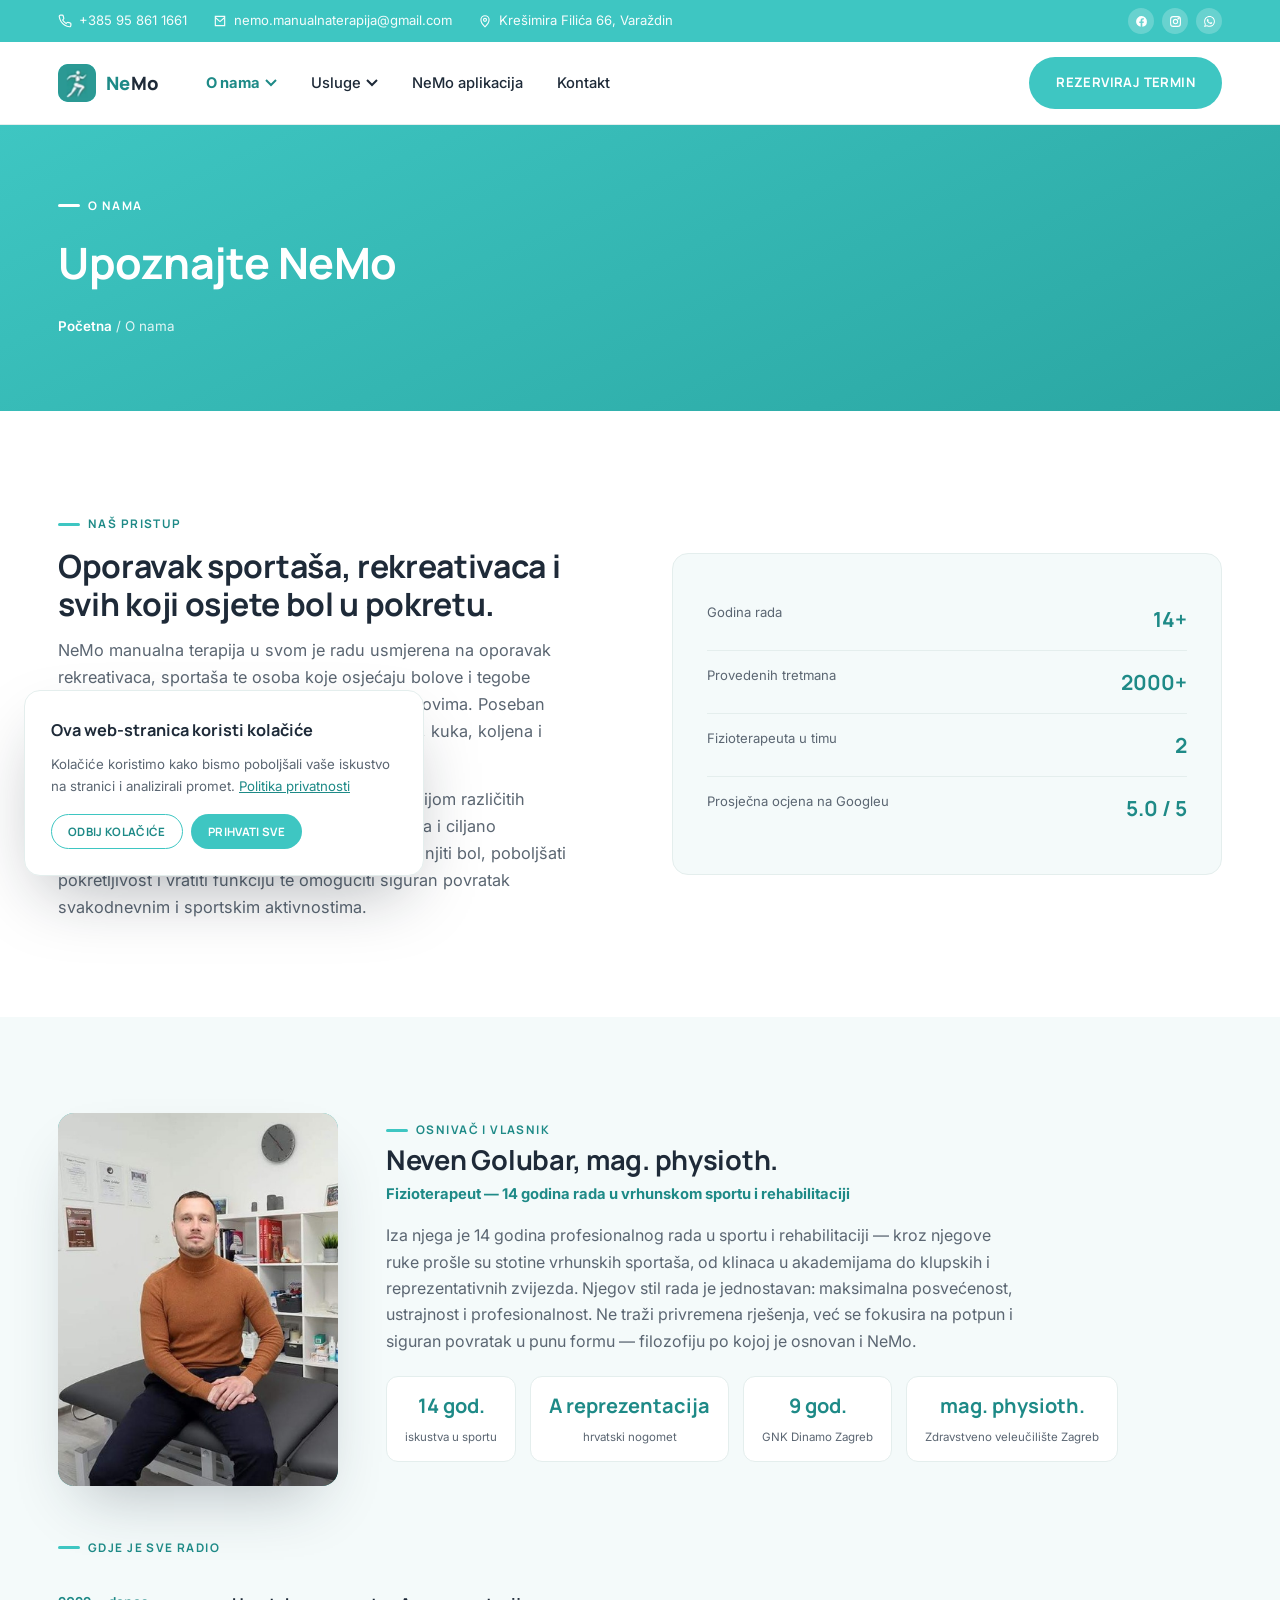
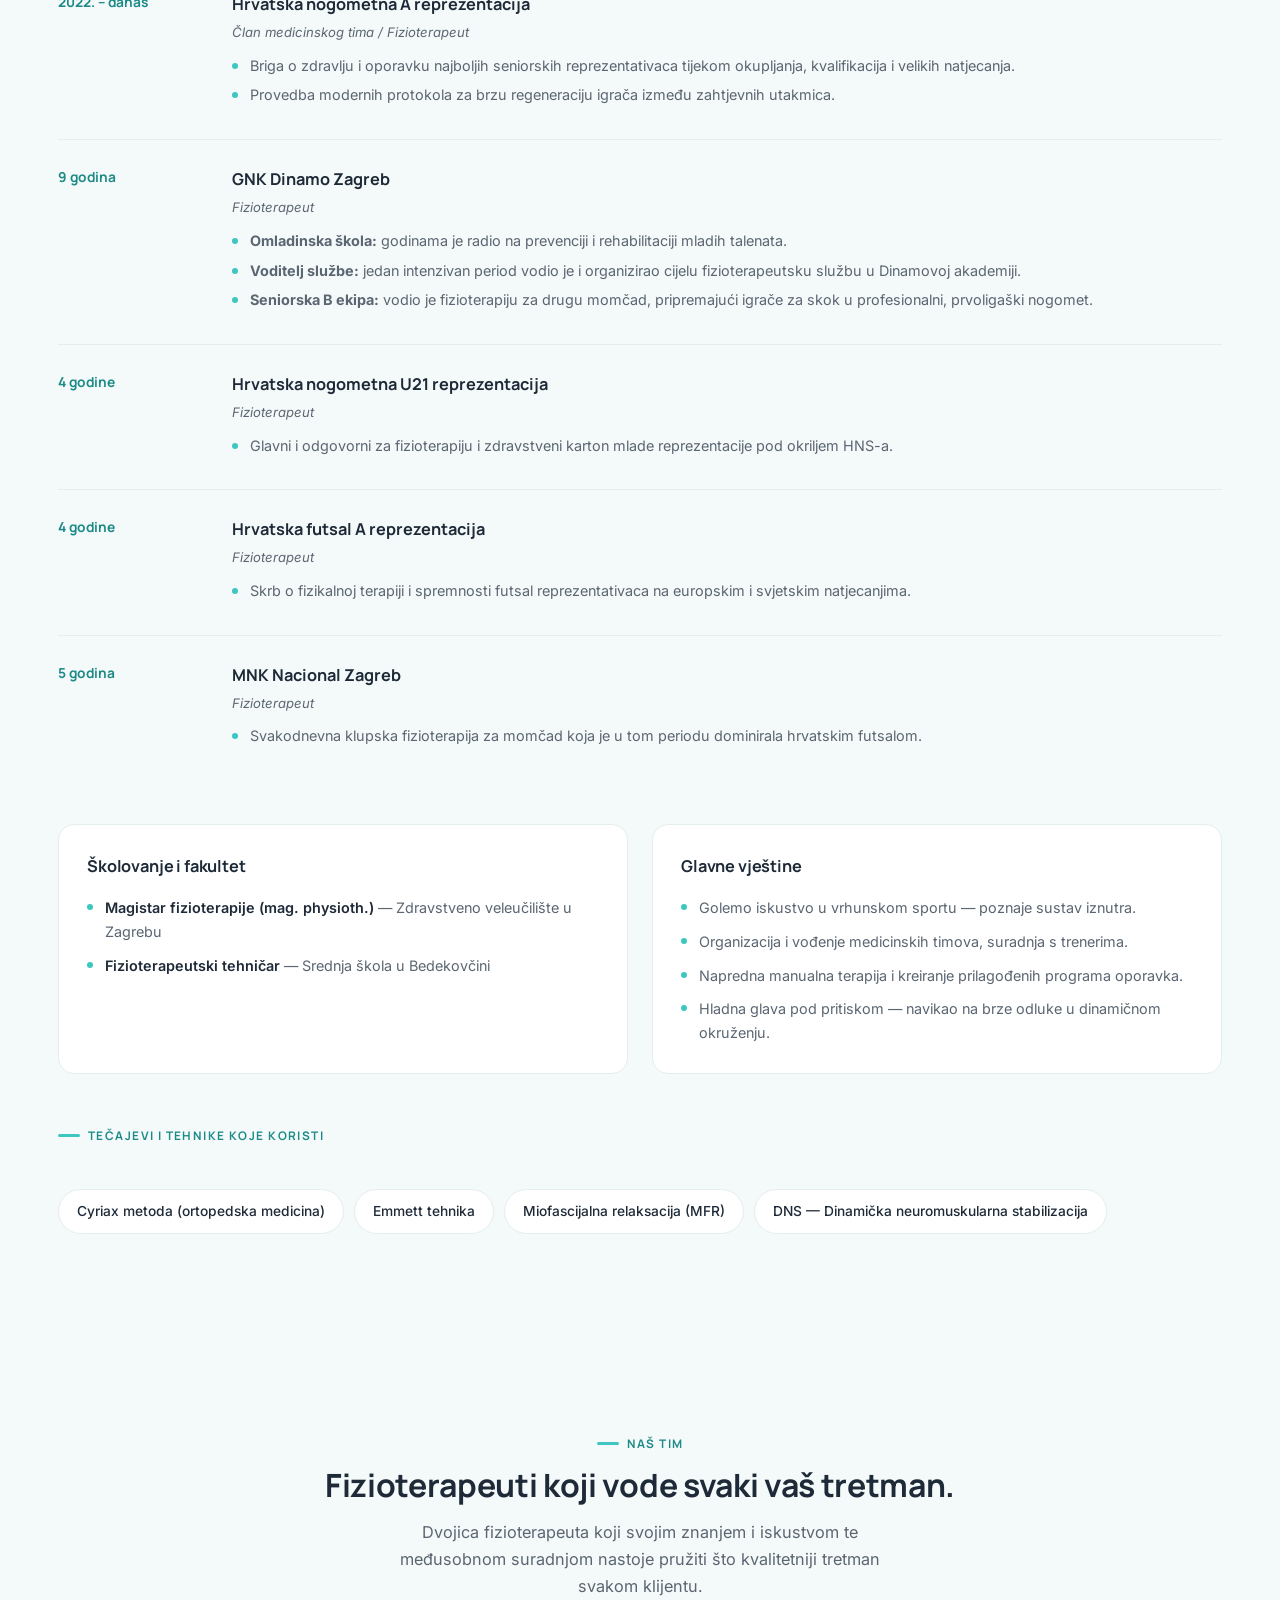
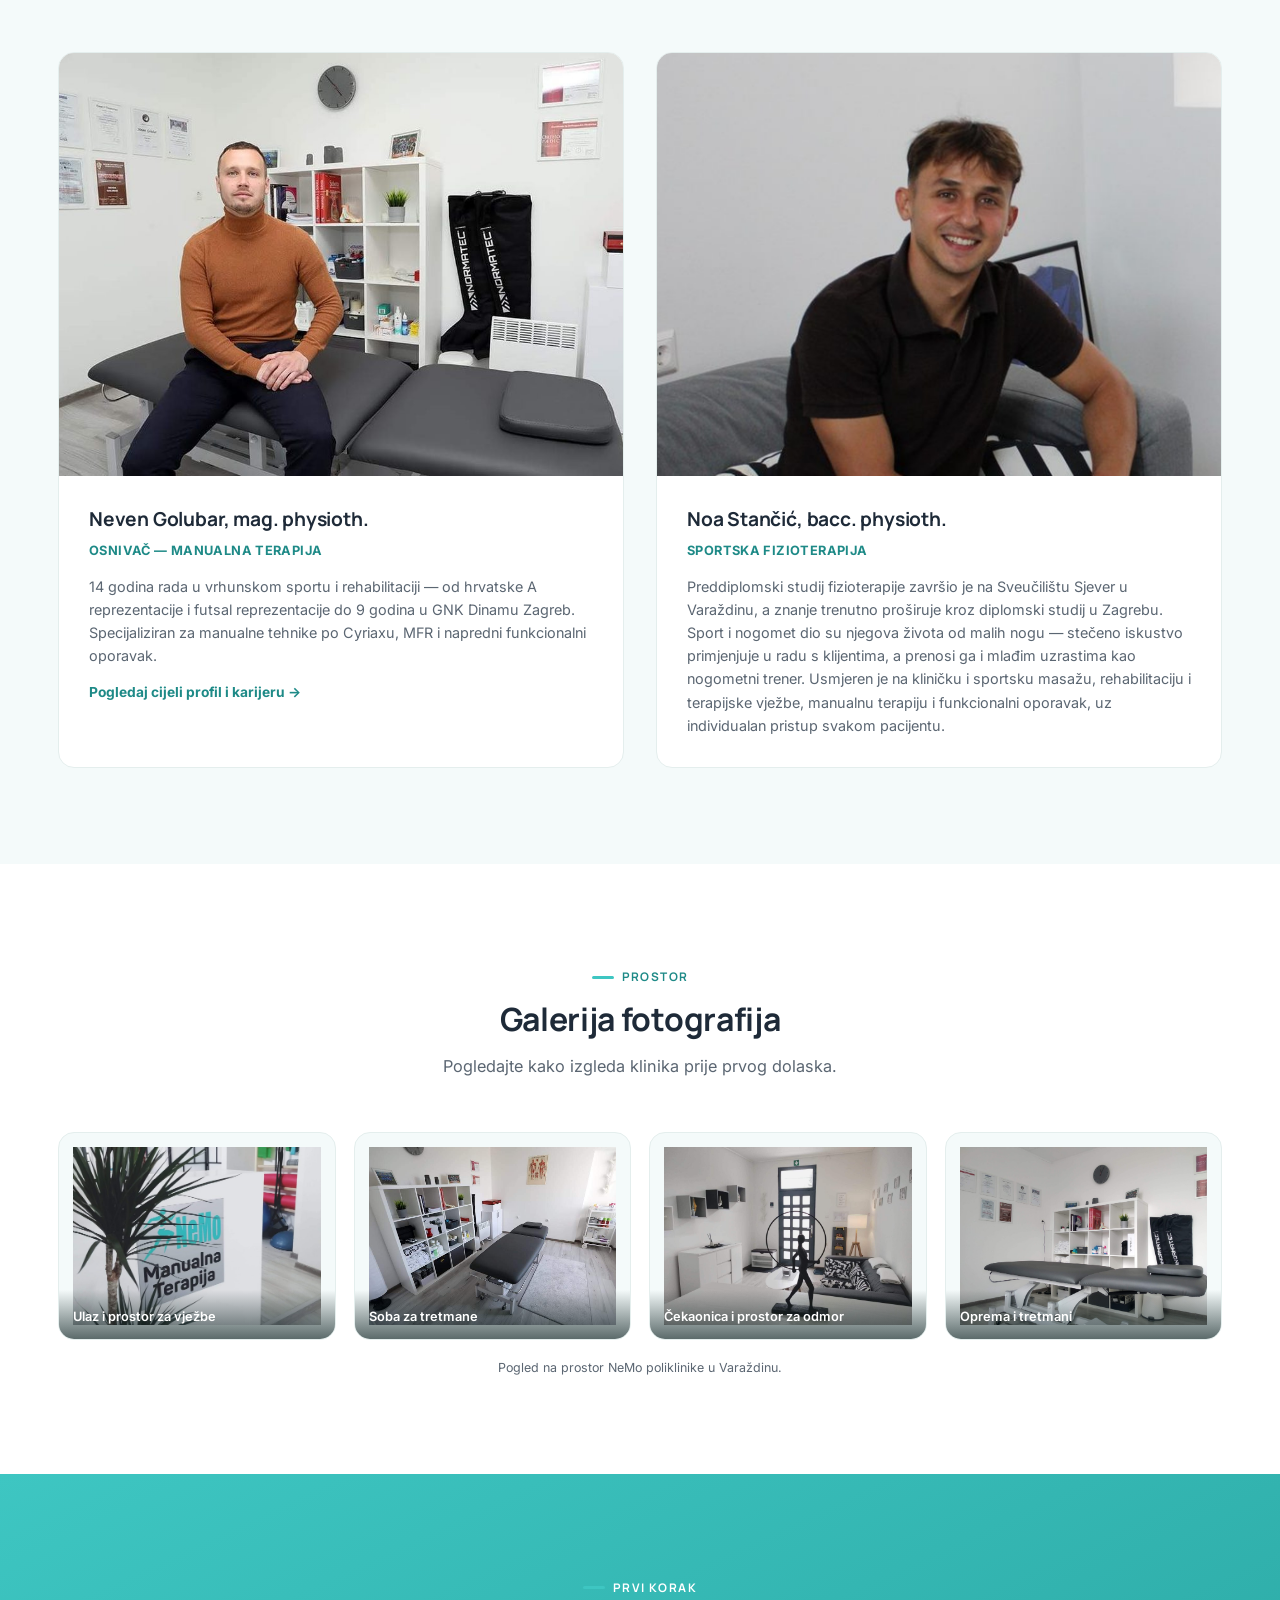
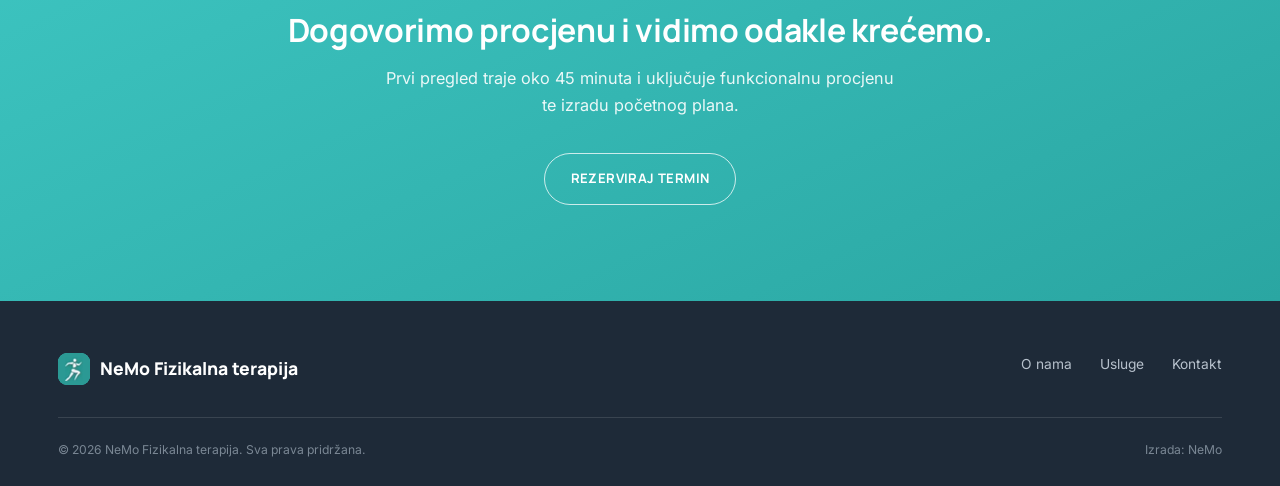
<file: o-nama.html>
<!DOCTYPE html>
<html lang="hr">
<head>
<meta charset="UTF-8" />
<meta name="viewport" content="width=device-width, initial-scale=1.0" />
<meta name="color-scheme" content="light">
<title>O nama — NeMo Fizikalna terapija</title>
<meta name="description" content="Upoznajte NeMo — pristup, stručni fizioterapeutski tim i prostor klinike." />
<link rel="canonical" href="https://nemo.hr/o-nama" />
<meta property="og:type" content="website" />
<meta property="og:site_name" content="NeMo Fizikalna terapija" />
<meta property="og:locale" content="hr_HR" />
<meta property="og:title" content="O nama — NeMo Fizikalna terapija" />
<meta property="og:description" content="Upoznajte NeMo — pristup, stručni fizioterapeutski tim i prostor klinike." />
<meta property="og:url" content="https://nemo.hr/o-nama" />
<meta property="og:image" content="https://nemo.hr/images/neven-golubar.jpg" />
<meta name="twitter:card" content="summary_large_image" />
<link rel="preconnect" href="https://fonts.googleapis.com">
<link rel="preconnect" href="https://fonts.gstatic.com" crossorigin>
<link href="https://fonts.googleapis.com/css2?family=Manrope:wght@500;600;700;800&family=Inter:wght@400;500;600;700&display=swap" rel="stylesheet">
<link rel="icon" type="image/png" sizes="16x16" href="favicon-16.png">
<link rel="icon" type="image/png" sizes="32x32" href="favicon-32.png">
<link rel="icon" type="image/png" sizes="48x48" href="favicon-48.png">
<link rel="apple-touch-icon" sizes="180x180" href="apple-touch-icon.png">
<link rel="icon" type="image/png" sizes="192x192" href="icon-192.png">
<link rel="shortcut icon" href="favicon.ico">
<link rel="stylesheet" href="style.css">
</head>
<body>

<div class="topbar">
  <div class="wrap topbar-inner">
    <div class="topbar-info">
      <a href="tel:+385958611661"><svg width="14" height="14" viewBox="0 0 24 24" fill="none" stroke="currentColor" stroke-width="2"><path d="M22 16.9v3a2 2 0 0 1-2.2 2 19.8 19.8 0 0 1-8.6-3.1 19.5 19.5 0 0 1-6-6 19.8 19.8 0 0 1-3.1-8.7A2 2 0 0 1 4.1 2h3a2 2 0 0 1 2 1.7c.1 1 .3 2 .7 3a2 2 0 0 1-.4 2.1L8 10.3a16 16 0 0 0 6 6l1.5-1.5a2 2 0 0 1 2-.4c1 .3 2 .5 3 .7a2 2 0 0 1 1.7 2Z"/></svg> +385 95 861 1661</a>
      <a href="mailto:nemo.manualnaterapija@gmail.com"><svg width="14" height="14" viewBox="0 0 24 24" fill="none" stroke="currentColor" stroke-width="2"><path d="M4 4h16v16H4z"/><path d="m4 6 8 7 8-7"/></svg> nemo.manualnaterapija@gmail.com</a>
      <a href="https://www.google.com/maps/place/?q=place_id:ChIJC9hRLgaraEcRhZxfA_SQYHQ" target="_blank" rel="noopener" class="topbar-address"><svg width="14" height="14" viewBox="0 0 24 24" fill="none" stroke="currentColor" stroke-width="2"><path d="M12 22s7-6.3 7-12a7 7 0 1 0-14 0c0 5.7 7 12 7 12Z"/><circle cx="12" cy="10" r="2.6"/></svg> Krešimira Filića 66, Varaždin</a>
    </div>
    <div class="topbar-social">
      <a href="https://www.facebook.com/NenoGolubar/" target="_blank" rel="noopener" aria-label="Facebook"><svg width="13" height="13" viewBox="0 0 24 24" fill="currentColor"><path d="M22 12a10 10 0 1 0-11.6 9.9v-7H7.9V12h2.5V9.8c0-2.5 1.5-3.9 3.8-3.9 1.1 0 2.2.2 2.2.2v2.4h-1.3c-1.2 0-1.6.8-1.6 1.6V12h2.8l-.4 2.9h-2.4v7A10 10 0 0 0 22 12Z"/></svg></a>
      <a href="https://www.instagram.com/neven_golubar/" target="_blank" rel="noopener" aria-label="Instagram"><svg width="13" height="13" viewBox="0 0 24 24" fill="none" stroke="currentColor" stroke-width="2"><rect x="3" y="3" width="18" height="18" rx="5"/><circle cx="12" cy="12" r="4"/><circle cx="17.5" cy="6.5" r="1"/></svg></a>
      <a href="https://wa.me/385958611661" target="_blank" rel="noopener" aria-label="WhatsApp"><svg width="13" height="13" viewBox="0 0 24 24" fill="currentColor"><path d="M12.04 2C6.58 2 2.13 6.45 2.13 11.91c0 1.77.46 3.45 1.32 4.94L2 22l5.29-1.39a9.9 9.9 0 0 0 4.75 1.21h.01c5.46 0 9.9-4.45 9.9-9.91C21.96 6.45 17.5 2 12.04 2Zm0 18.06h-.01a8.15 8.15 0 0 1-4.16-1.14l-.3-.18-3.14.82.84-3.06-.19-.31a8.14 8.14 0 0 1-1.25-4.32c0-4.5 3.67-8.16 8.18-8.16 2.18 0 4.23.85 5.78 2.4a8.1 8.1 0 0 1 2.39 5.77c0 4.5-3.67 8.18-8.14 8.18Zm4.47-6.13c-.24-.12-1.45-.72-1.68-.8-.22-.08-.39-.12-.55.12-.16.24-.63.8-.78.96-.14.16-.28.18-.53.06-.24-.12-1.02-.38-1.94-1.2-.72-.64-1.2-1.43-1.34-1.67-.14-.24-.02-.37.11-.5.11-.11.24-.28.36-.42.12-.14.16-.24.24-.4.08-.16.04-.3-.02-.42-.06-.12-.55-1.33-.76-1.82-.2-.48-.4-.42-.55-.42-.14-.01-.3-.01-.46-.01a.9.9 0 0 0-.65.3c-.22.24-.85.83-.85 2.03 0 1.2.87 2.36.99 2.52.12.16 1.71 2.61 4.14 3.66.58.25 1.03.4 1.38.51.58.18 1.11.16 1.53.1.47-.07 1.45-.59 1.65-1.16.2-.57.2-1.06.14-1.16-.06-.1-.22-.16-.46-.28Z"/></svg></a>
    </div>
  </div>
</div>

<header class="mainnav">
  <div class="wrap nav">
    <a href="/" class="logo"><img class="mark" src="icon-192.png" alt="NeMo logo"><span class="word"><span>Ne</span>Mo</span></a>
    <nav class="nav-links">
      <div class="nav-item">
        <button class="nav-link active">O nama <svg viewBox="0 0 12 8" fill="none" stroke="currentColor" stroke-width="2"><path d="M1 1l5 5 5-5"/></svg></button>
        <div class="dd-menu">
          <a href="/o-nama#pristup">Naš pristup</a>
          <a href="/o-nama#neven">Osnivač</a>
          <a href="/o-nama#tim">Stručni tim</a>
          <a href="/o-nama#galerija">Galerija fotografija</a>
        </div>
      </div>
      <div class="nav-item">
        <button class="nav-link">Usluge <svg viewBox="0 0 12 8" fill="none" stroke="currentColor" stroke-width="2"><path d="M1 1l5 5 5-5"/></svg></button>
        <div class="dd-menu">
          <a href="/usluge#procjena">Fizioterapeutska procjena</a>
          <a href="/usluge#cyriax">Manualne tehnike po Cyriaxu</a>
          <a href="/usluge#mfr">Miofascijalna relaksacija (MFR)</a>
          <a href="/usluge#iastm">IASTM</a>
          <a href="/usluge#trigger">Trigger point terapija</a>
          <a href="/usluge#pnf">PNF</a>
          <a href="/usluge#dns">DNS — vježbe disanja</a>
          <a href="/usluge#flossing">Flossing</a>
          <a href="/usluge#cupping">Cupping</a>
          <a href="/usluge#tejpiranje">Tejpiranje</a>
          <a href="/usluge#perkusijska">Perkusijska masaža</a>
          <a href="/usluge#limfna">Limfna drenaža aparatom</a>
          <a href="/usluge#elektroterapija">Elektroterapijske procedure</a>
        </div>
      </div>
      <a href="/#zasto" class="nav-link">NeMo aplikacija</a>
      <a href="/kontakt" class="nav-link">Kontakt</a>
    </nav>
    <div class="nav-right">
      <a href="/kontakt" class="btn btn-solid">Rezerviraj termin</a>
      <button class="nav-toggle" aria-label="Izbornik"><span></span><span></span><span></span></button>
    </div>
  </div>
</header>

<section class="page-header">
  <div class="wrap">
    <span class="eyebrow">O nama</span>
    <h1>Upoznajte NeMo</h1>
    <p class="breadcrumb"><a href="/">Početna</a> / O nama</p>
  </div>
</section>

<section id="pristup">
  <div class="wrap pristup-grid">
    <div>
      <span class="eyebrow">Naš pristup</span>
      <h2 style="margin-top:14px;">Oporavak sportaša, rekreativaca i svih koji osjete bol u pokretu.</h2>
      <p class="lede" style="margin-top:14px;">NeMo manualna terapija u svom je radu usmjerena na oporavak rekreativaca, sportaša te osoba koje osjećaju bolove i tegobe povezane sa svakodnevnim aktivnostima i poslovima. Poseban naglasak stavljamo na problematiku kralježnice, kuka, koljena i gležnja.</p>
      <p class="lede" style="margin-top:14px;">Kroz individualno prilagođen pristup, kombinacijom različitih tehnika manualne terapije, miofascijalnih tehnika i ciljano odabranih fizioterapijskih vježbi, nastojimo smanjiti bol, poboljšati pokretljivost i vratiti funkciju te omogućiti siguran povratak svakodnevnim i sportskim aktivnostima.</p>
    </div>
    <div class="pristup-visual">
      <div class="pristup-stat"><span>Godina rada</span><b>14+</b></div>
      <div class="pristup-stat"><span>Provedenih tretmana</span><b>2000+</b></div>
      <div class="pristup-stat"><span>Fizioterapeuta u timu</span><b>2</b></div>
      <div class="pristup-stat"><span>Prosječna ocjena na Googleu</span><b>5.0 / 5</b></div>
    </div>
  </div>
</section>

<section class="founder" id="neven">
  <div class="wrap">
    <div class="founder-top">
      <div>
        <div class="founder-photo"><img src="images/neven-golubar-portret.jpg" alt="Neven Golubar, mag. physioth. — osnivač NeMo manualne terapije"></div>
      </div>
      <div>
        <span class="eyebrow">Osnivač i vlasnik</span>
        <h2 class="founder-name">Neven Golubar, mag. physioth.</h2>
        <div class="founder-role">Fizioterapeut — 14 godina rada u vrhunskom sportu i rehabilitaciji</div>
        <p class="founder-bio">Iza njega je 14 godina profesionalnog rada u sportu i rehabilitaciji — kroz njegove ruke prošle su stotine vrhunskih sportaša, od klinaca u akademijama do klupskih i reprezentativnih zvijezda. Njegov stil rada je jednostavan: maksimalna posvećenost, ustrajnost i profesionalnost. Ne traži privremena rješenja, već se fokusira na potpun i siguran povratak u punu formu — filozofiju po kojoj je osnovan i NeMo.</p>
        <div class="founder-badges">
          <div class="founder-badge"><b>14 god.</b><span>iskustva u sportu</span></div>
          <div class="founder-badge"><b>A reprezentacija</b><span>hrvatski nogomet</span></div>
          <div class="founder-badge"><b>9 god.</b><span>GNK Dinamo Zagreb</span></div>
          <div class="founder-badge"><b>mag. physioth.</b><span>Zdravstveno veleučilište Zagreb</span></div>
        </div>
      </div>
    </div>

    <div class="section-head left" style="max-width:none;margin-bottom:8px;">
      <span class="eyebrow">Gdje je sve radio</span>
    </div>
    <div class="founder-timeline">
      <div class="tl-item">
        <div class="tl-period">2022. – danas</div>
        <div>
          <div class="tl-club">Hrvatska nogometna A reprezentacija</div>
          <div class="tl-title">Član medicinskog tima / Fizioterapeut</div>
          <ul>
            <li>Briga o zdravlju i oporavku najboljih seniorskih reprezentativaca tijekom okupljanja, kvalifikacija i velikih natjecanja.</li>
            <li>Provedba modernih protokola za brzu regeneraciju igrača između zahtjevnih utakmica.</li>
          </ul>
        </div>
      </div>
      <div class="tl-item">
        <div class="tl-period">9 godina</div>
        <div>
          <div class="tl-club">GNK Dinamo Zagreb</div>
          <div class="tl-title">Fizioterapeut</div>
          <ul>
            <li><b>Omladinska škola:</b> godinama je radio na prevenciji i rehabilitaciji mladih talenata.</li>
            <li><b>Voditelj službe:</b> jedan intenzivan period vodio je i organizirao cijelu fizioterapeutsku službu u Dinamovoj akademiji.</li>
            <li><b>Seniorska B ekipa:</b> vodio je fizioterapiju za drugu momčad, pripremajući igrače za skok u profesionalni, prvoligaški nogomet.</li>
          </ul>
        </div>
      </div>
      <div class="tl-item">
        <div class="tl-period">4 godine</div>
        <div>
          <div class="tl-club">Hrvatska nogometna U21 reprezentacija</div>
          <div class="tl-title">Fizioterapeut</div>
          <ul>
            <li>Glavni i odgovorni za fizioterapiju i zdravstveni karton mlade reprezentacije pod okriljem HNS-a.</li>
          </ul>
        </div>
      </div>
      <div class="tl-item">
        <div class="tl-period">4 godine</div>
        <div>
          <div class="tl-club">Hrvatska futsal A reprezentacija</div>
          <div class="tl-title">Fizioterapeut</div>
          <ul>
            <li>Skrb o fizikalnoj terapiji i spremnosti futsal reprezentativaca na europskim i svjetskim natjecanjima.</li>
          </ul>
        </div>
      </div>
      <div class="tl-item">
        <div class="tl-period">5 godina</div>
        <div>
          <div class="tl-club">MNK Nacional Zagreb</div>
          <div class="tl-title">Fizioterapeut</div>
          <ul>
            <li>Svakodnevna klupska fizioterapija za momčad koja je u tom periodu dominirala hrvatskim futsalom.</li>
          </ul>
        </div>
      </div>
    </div>

    <div class="founder-cols">
      <div class="founder-box">
        <h3>Školovanje i fakultet</h3>
        <ul>
          <li><b>Magistar fizioterapije (mag. physioth.)</b> — Zdravstveno veleučilište u Zagrebu</li>
          <li><b>Fizioterapeutski tehničar</b> — Srednja škola u Bedekovčini</li>
        </ul>
      </div>
      <div class="founder-box">
        <h3>Glavne vještine</h3>
        <ul>
          <li>Golemo iskustvo u vrhunskom sportu — poznaje sustav iznutra.</li>
          <li>Organizacija i vođenje medicinskih timova, suradnja s trenerima.</li>
          <li>Napredna manualna terapija i kreiranje prilagođenih programa oporavka.</li>
          <li>Hladna glava pod pritiskom — navikao na brze odluke u dinamičnom okruženju.</li>
        </ul>
      </div>
    </div>

    <div class="section-head left" style="max-width:none;margin:44px 0 0;">
      <span class="eyebrow">Tečajevi i tehnike koje koristi</span>
    </div>
    <div class="skills-tags">
      <span class="skill-tag">Cyriax metoda (ortopedska medicina)</span>
      <span class="skill-tag">Emmett tehnika</span>
      <span class="skill-tag">Miofascijalna relaksacija (MFR)</span>
      <span class="skill-tag">DNS — Dinamička neuromuskularna stabilizacija</span>
    </div>
  </div>
</section>

<section class="team" id="tim" style="background:var(--bg);">
  <div class="wrap">
    <div class="section-head">
      <span class="eyebrow" style="justify-content:center;">Naš tim</span>
      <h2>Fizioterapeuti koji vode svaki vaš tretman.</h2>
      <p class="lede">Dvojica fizioterapeuta koji svojim znanjem i iskustvom te međusobnom suradnjom nastoje pružiti što kvalitetniji tretman svakom klijentu.</p>
    </div>
    <div class="team-members">
      <div class="team-member">
        <div class="team-member-photo"><img src="images/neven-golubar.jpg" alt="Neven Golubar, mag. physioth."></div>
        <div class="team-member-body">
          <h3>Neven Golubar, mag. physioth.</h3>
          <div class="team-member-role">Osnivač — manualna terapija</div>
          <p>14 godina rada u vrhunskom sportu i rehabilitaciji — od hrvatske A reprezentacije i futsal reprezentacije do 9 godina u GNK Dinamu Zagreb. Specijaliziran za manualne tehnike po Cyriaxu, MFR i napredni funkcionalni oporavak.</p>
          <a href="#neven" class="team-member-link">Pogledaj cijeli profil i karijeru →</a>
        </div>
      </div>
      <div class="team-member">
        <div class="team-member-photo"><img src="images/noa-stancic.jpg" alt="Noa Stančić, bacc. physioth."></div>
        <div class="team-member-body">
          <h3>Noa Stančić, bacc. physioth.</h3>
          <div class="team-member-role">Sportska fizioterapija</div>
          <p>Preddiplomski studij fizioterapije završio je na Sveučilištu Sjever u Varaždinu, a znanje trenutno proširuje kroz diplomski studij u Zagrebu. Sport i nogomet dio su njegova života od malih nogu — stečeno iskustvo primjenjuje u radu s klijentima, a prenosi ga i mlađim uzrastima kao nogometni trener. Usmjeren je na kliničku i sportsku masažu, rehabilitaciju i terapijske vježbe, manualnu terapiju i funkcionalni oporavak, uz individualan pristup svakom pacijentu.</p>
        </div>
      </div>
    </div>
  </div>
</section>

<section id="galerija">
  <div class="wrap">
    <div class="section-head">
      <span class="eyebrow" style="justify-content:center;">Prostor</span>
      <h2>Galerija fotografija</h2>
      <p class="lede">Pogledajte kako izgleda klinika prije prvog dolaska.</p>
    </div>
    <div class="gallery-grid">
      <div class="gallery-item"><img src="images/prostor-ulaz.jpg" alt="Ulaz i prostor za vježbe u NeMo klinici" loading="lazy"><span class="gallery-caption">Ulaz i prostor za vježbe</span></div>
      <div class="gallery-item"><img src="images/soba-tretmani.jpg" alt="Soba za manualne tretmane" loading="lazy"><span class="gallery-caption">Soba za tretmane</span></div>
      <div class="gallery-item"><img src="images/prostor-odmor.jpg" alt="Prostor za odmor i čekaonica" loading="lazy"><span class="gallery-caption">Čekaonica i prostor za odmor</span></div>
      <div class="gallery-item"><img src="images/soba-oprema.jpg" alt="Oprema za rehabilitaciju i kompresijsku terapiju" loading="lazy"><span class="gallery-caption">Oprema i tretmani</span></div>
    </div>
    <p class="form-note" style="margin-top:18px;text-align:center;">Pogled na prostor NeMo poliklinike u Varaždinu.</p>
  </div>
</section>

<section class="cta-band">
  <div class="wrap">
    <span class="eyebrow" style="justify-content:center;color:#fff;">Prvi korak</span>
    <h2 style="margin-top:14px;">Dogovorimo procjenu i vidimo odakle krećemo.</h2>
    <p class="lede" style="margin:16px auto 34px;">Prvi pregled traje oko 45 minuta i uključuje funkcionalnu procjenu te izradu početnog plana.</p>
    <a href="/kontakt" class="btn btn-outline-white">Rezerviraj termin</a>
  </div>
</section>

<div class="mobile-contact-bar">
  <a href="tel:+385958611661"><svg width="15" height="15" viewBox="0 0 24 24" fill="none" stroke="currentColor" stroke-width="2"><path d="M22 16.9v3a2 2 0 0 1-2.2 2 19.8 19.8 0 0 1-8.6-3.1 19.5 19.5 0 0 1-6-6 19.8 19.8 0 0 1-3.1-8.7A2 2 0 0 1 4.1 2h3a2 2 0 0 1 2 1.7c.1 1 .3 2 .7 3a2 2 0 0 1-.4 2.1L8 10.3a16 16 0 0 0 6 6l1.5-1.5a2 2 0 0 1 2-.4c1 .3 2 .5 3 .7a2 2 0 0 1 1.7 2Z"/></svg> +385 95 861 1661</a>
  <div class="mobile-contact-social">
    <a href="https://www.facebook.com/NenoGolubar/" target="_blank" rel="noopener" aria-label="Facebook"><svg width="14" height="14" viewBox="0 0 24 24" fill="currentColor"><path d="M22 12a10 10 0 1 0-11.6 9.9v-7H7.9V12h2.5V9.8c0-2.5 1.5-3.9 3.8-3.9 1.1 0 2.2.2 2.2.2v2.4h-1.3c-1.2 0-1.6.8-1.6 1.6V12h2.8l-.4 2.9h-2.4v7A10 10 0 0 0 22 12Z"/></svg></a>
    <a href="https://www.instagram.com/neven_golubar/" target="_blank" rel="noopener" aria-label="Instagram"><svg width="14" height="14" viewBox="0 0 24 24" fill="none" stroke="currentColor" stroke-width="2"><rect x="3" y="3" width="18" height="18" rx="5"/><circle cx="12" cy="12" r="4"/><circle cx="17.5" cy="6.5" r="1"/></svg></a>
    <a href="https://wa.me/385958611661" target="_blank" rel="noopener" aria-label="WhatsApp"><svg width="14" height="14" viewBox="0 0 24 24" fill="currentColor"><path d="M12.04 2C6.58 2 2.13 6.45 2.13 11.91c0 1.77.46 3.45 1.32 4.94L2 22l5.29-1.39a9.9 9.9 0 0 0 4.75 1.21h.01c5.46 0 9.9-4.45 9.9-9.91C21.96 6.45 17.5 2 12.04 2Zm0 18.06h-.01a8.15 8.15 0 0 1-4.16-1.14l-.3-.18-3.14.82.84-3.06-.19-.31a8.14 8.14 0 0 1-1.25-4.32c0-4.5 3.67-8.16 8.18-8.16 2.18 0 4.23.85 5.78 2.4a8.1 8.1 0 0 1 2.39 5.77c0 4.5-3.67 8.18-8.14 8.18Zm4.47-6.13c-.24-.12-1.45-.72-1.68-.8-.22-.08-.39-.12-.55.12-.16.24-.63.8-.78.96-.14.16-.28.18-.53.06-.24-.12-1.02-.38-1.94-1.2-.72-.64-1.2-1.43-1.34-1.67-.14-.24-.02-.37.11-.5.11-.11.24-.28.36-.42.12-.14.16-.24.24-.4.08-.16.04-.3-.02-.42-.06-.12-.55-1.33-.76-1.82-.2-.48-.4-.42-.55-.42-.14-.01-.3-.01-.46-.01a.9.9 0 0 0-.65.3c-.22.24-.85.83-.85 2.03 0 1.2.87 2.36.99 2.52.12.16 1.71 2.61 4.14 3.66.58.25 1.03.4 1.38.51.58.18 1.11.16 1.53.1.47-.07 1.45-.59 1.65-1.16.2-.57.2-1.06.14-1.16-.06-.1-.22-.16-.46-.28Z"/></svg></a>
  </div>
</div>

<footer>
  <div class="wrap">
    <div class="footer-grid">
      <div class="footer-logo"><img class="mark" src="icon-192.png" alt="NeMo logo">NeMo Fizikalna terapija</div>
      <ul class="footer-links">
        <li><a href="/o-nama">O nama</a></li>
        <li><a href="/usluge">Usluge</a></li>
        <li><a href="/kontakt">Kontakt</a></li>
      </ul>
    </div>
    <div class="footer-bottom">
      <span>© <span id="godina"></span> NeMo Fizikalna terapija. Sva prava pridržana.</span>
      <span>Izrada: NeMo</span>
    </div>
  </div>
</footer>

<div class="cookie-banner" id="cookieBanner">
  <h4>Ova web-stranica koristi kolačiće</h4>
  <p>Kolačiće koristimo kako bismo poboljšali vaše iskustvo na stranici i analizirali promet. <a href="#">Politika privatnosti</a></p>
  <div class="cookie-actions">
    <button class="btn btn-outline-teal" id="cookieReject">Odbij kolačiće</button>
    <button class="btn btn-solid" id="cookieAccept">Prihvati sve</button>
  </div>
</div>

<script src="script.js"></script>
</body>
</html>
</file>
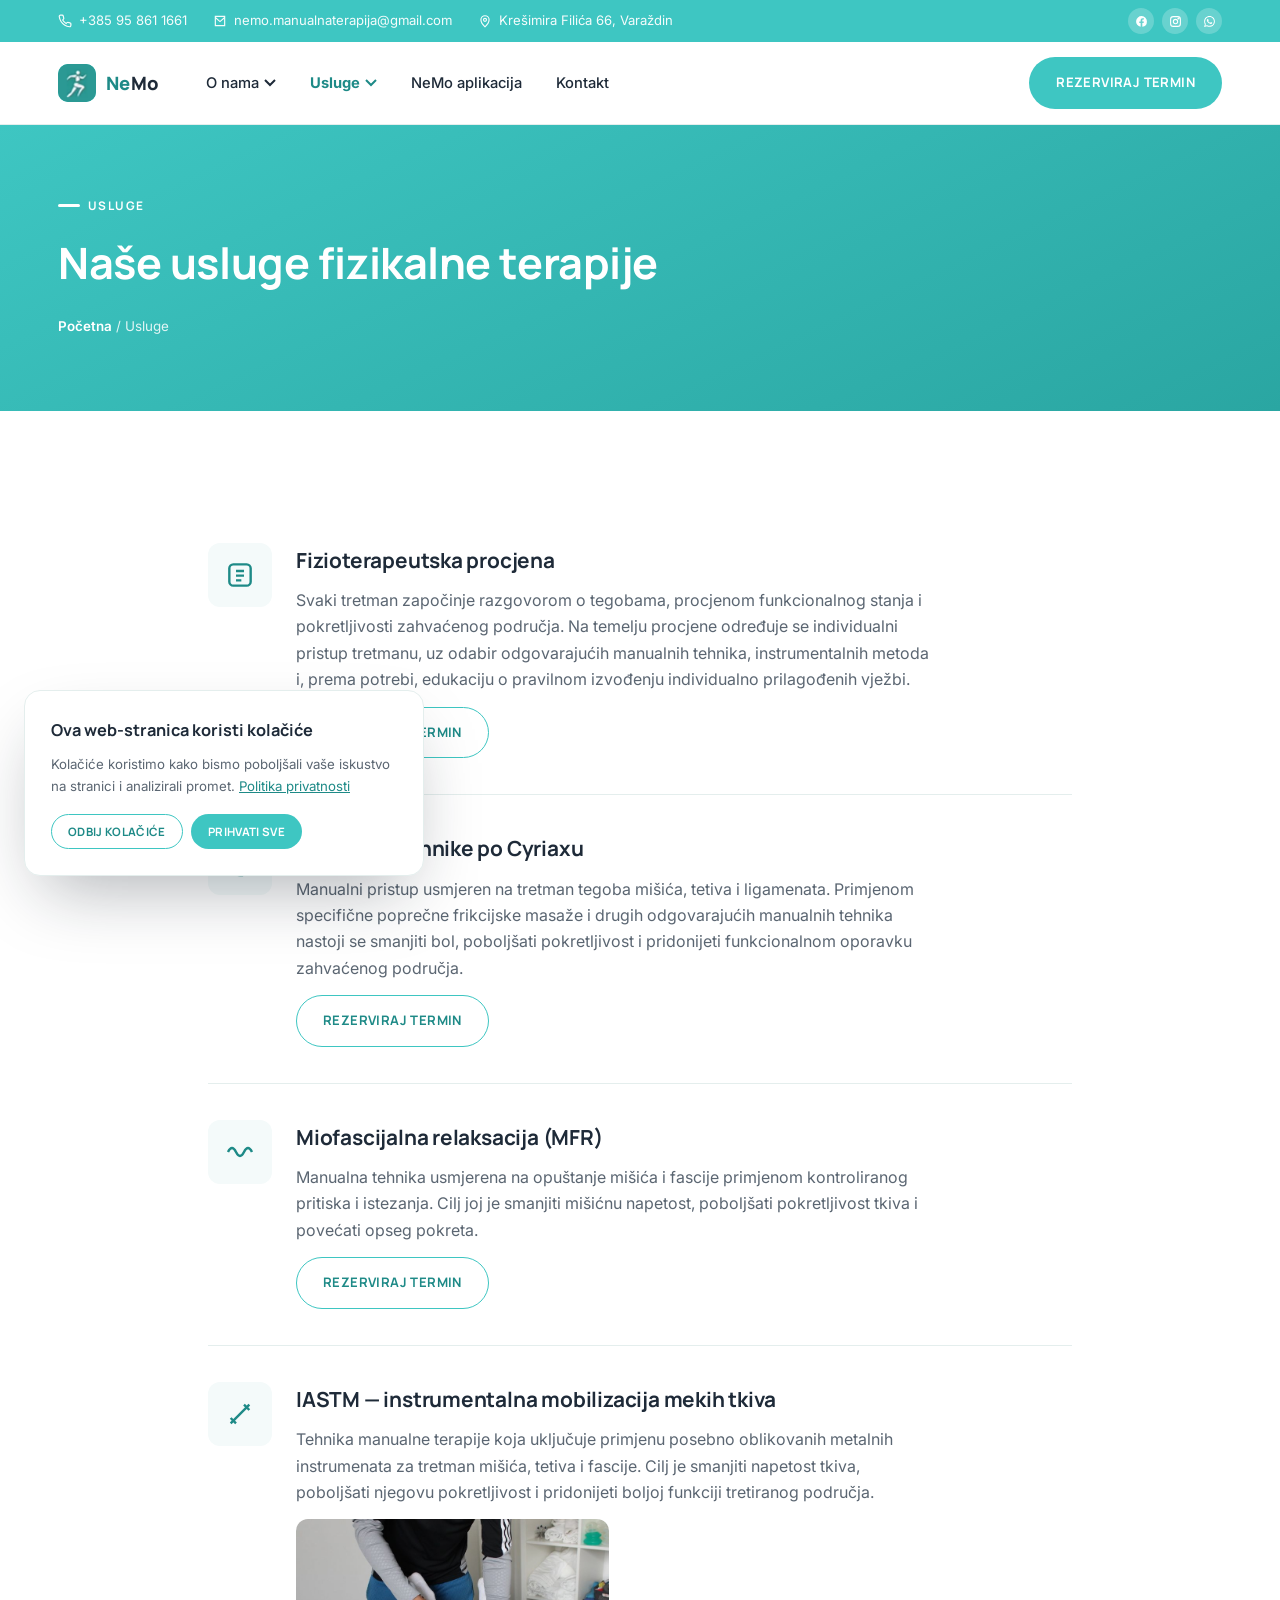
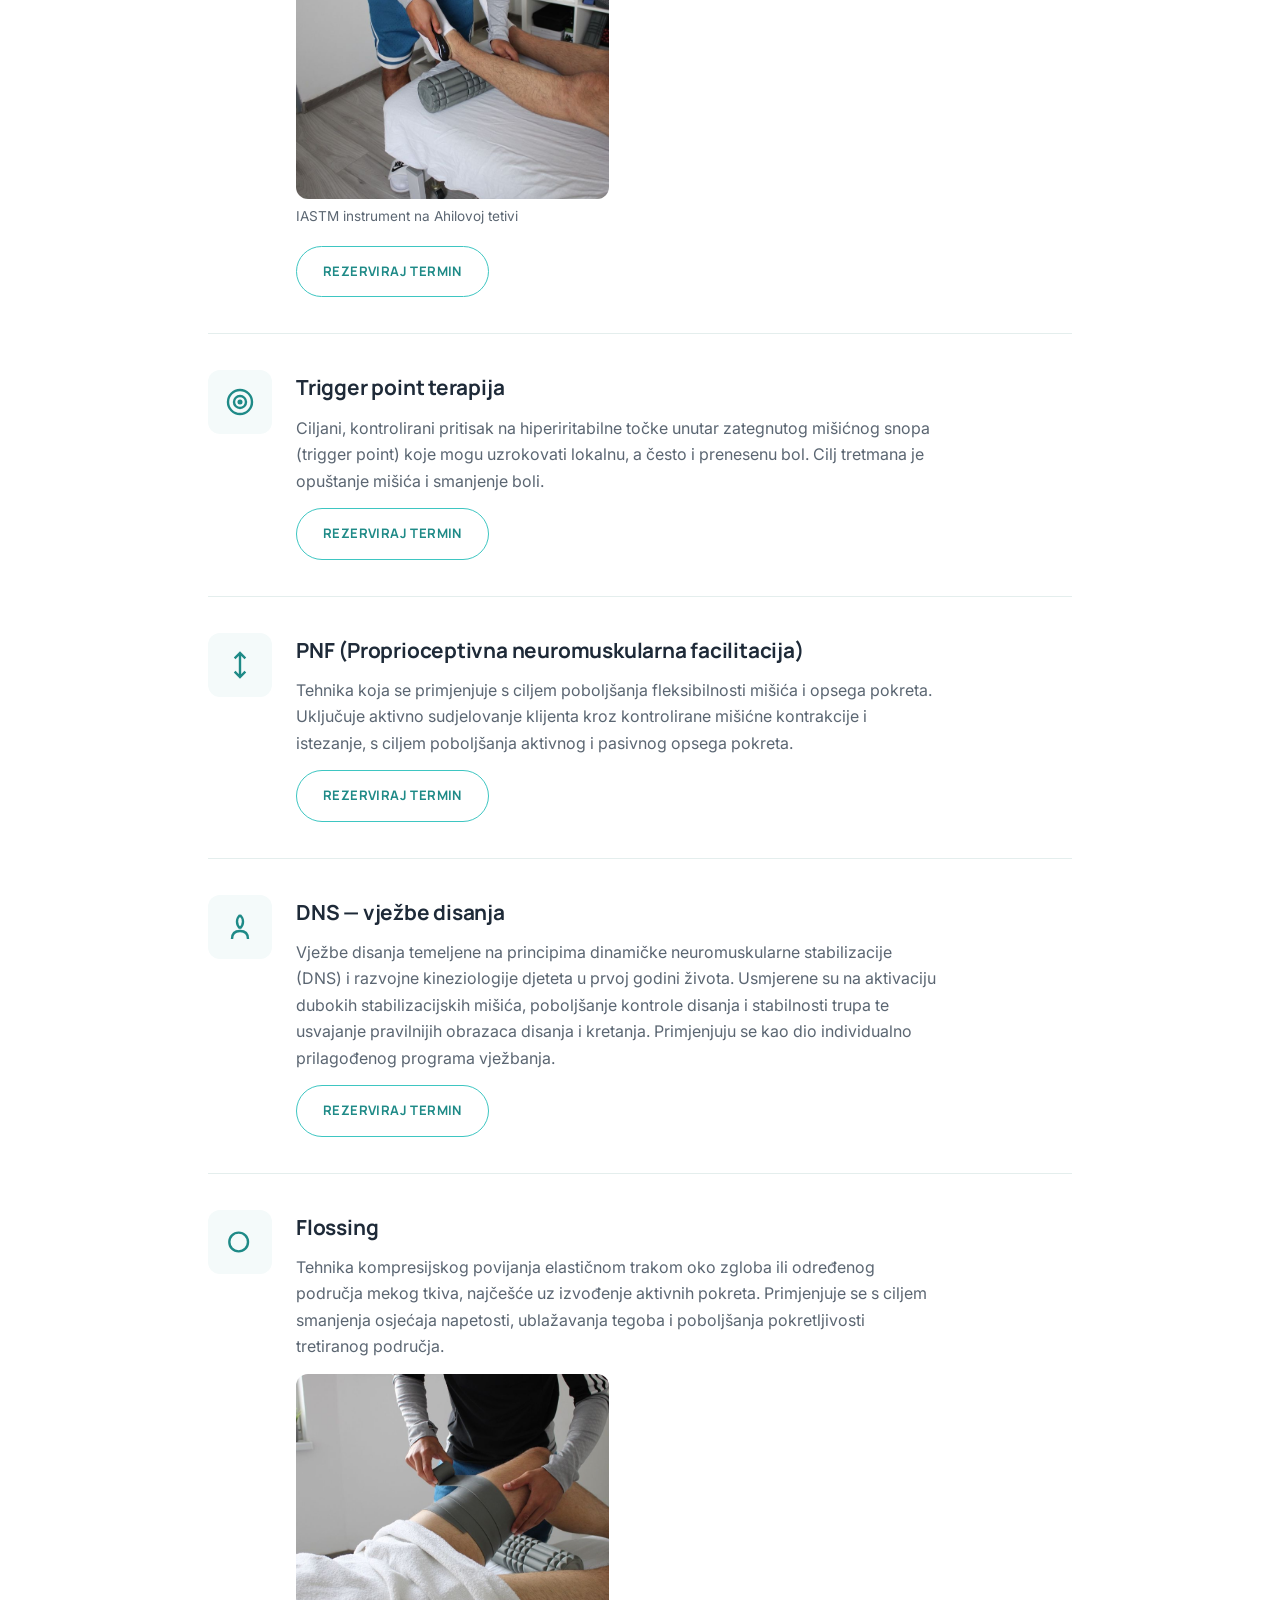
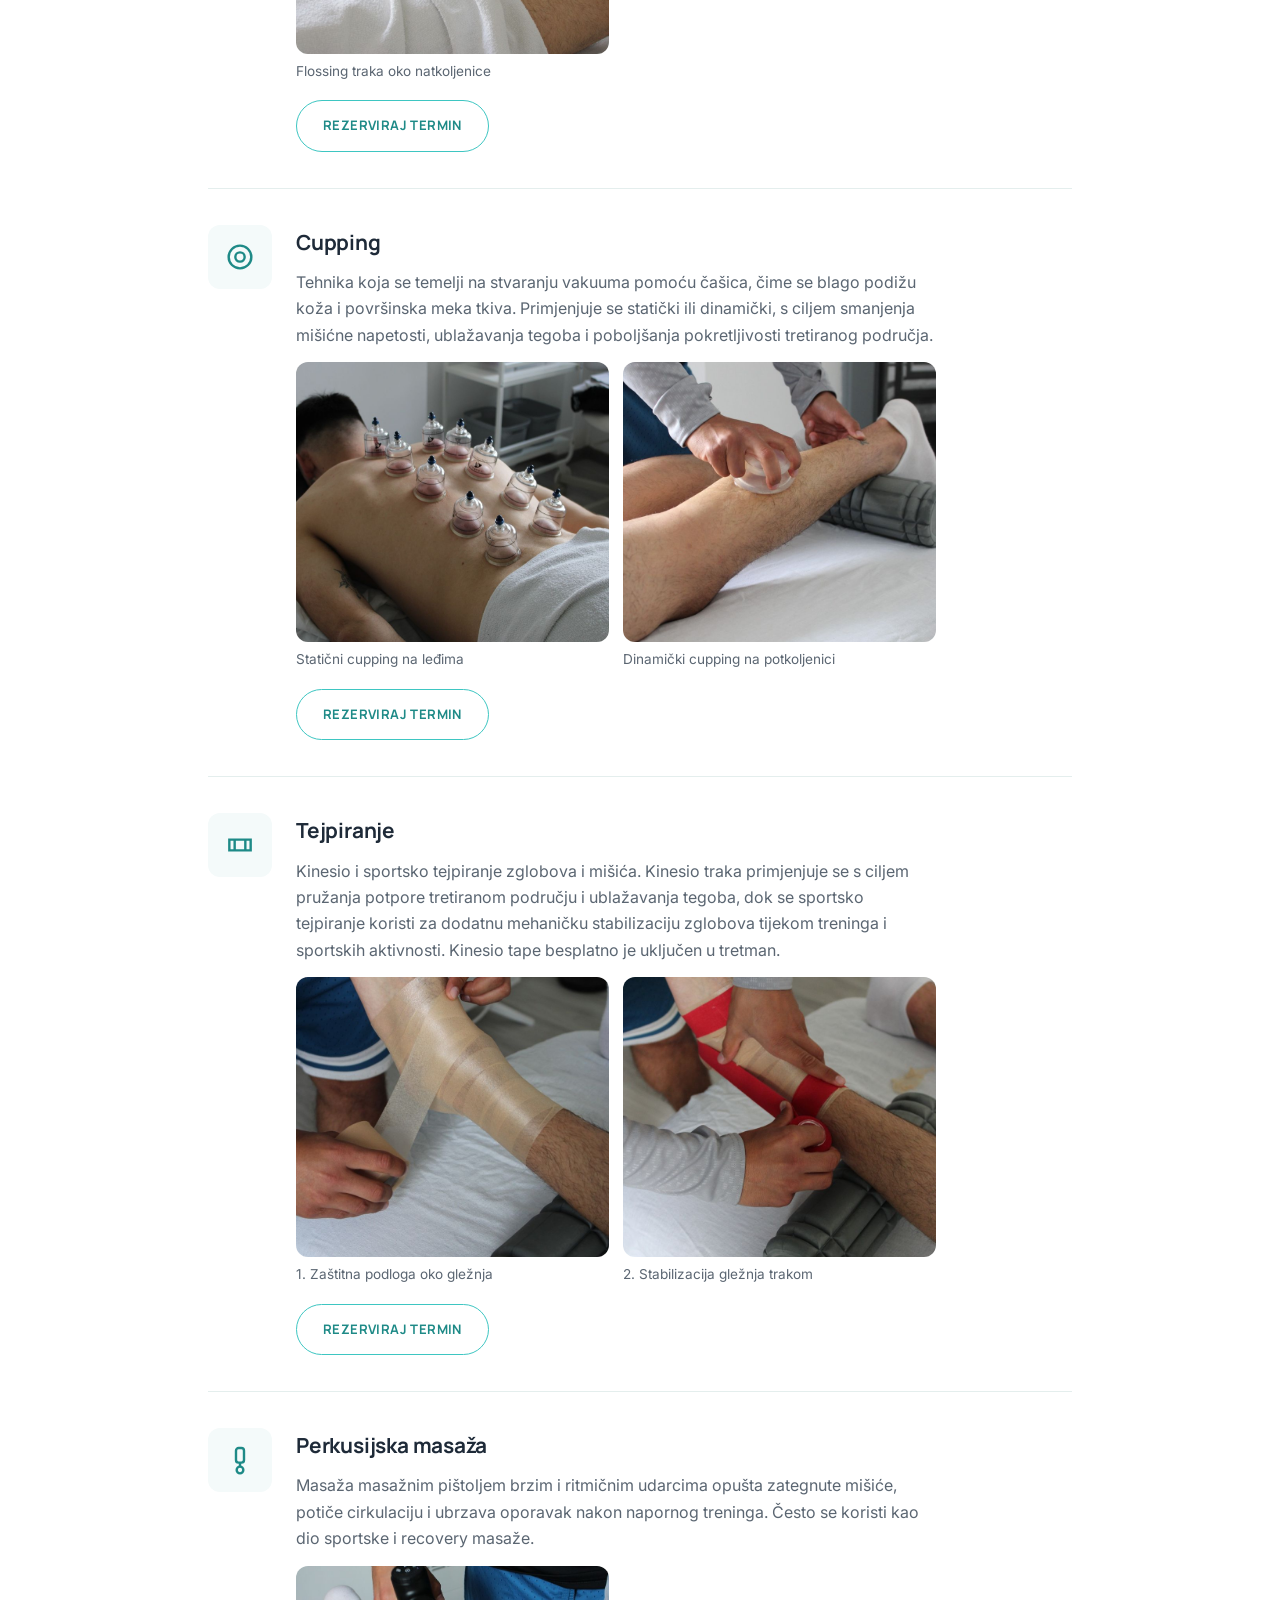
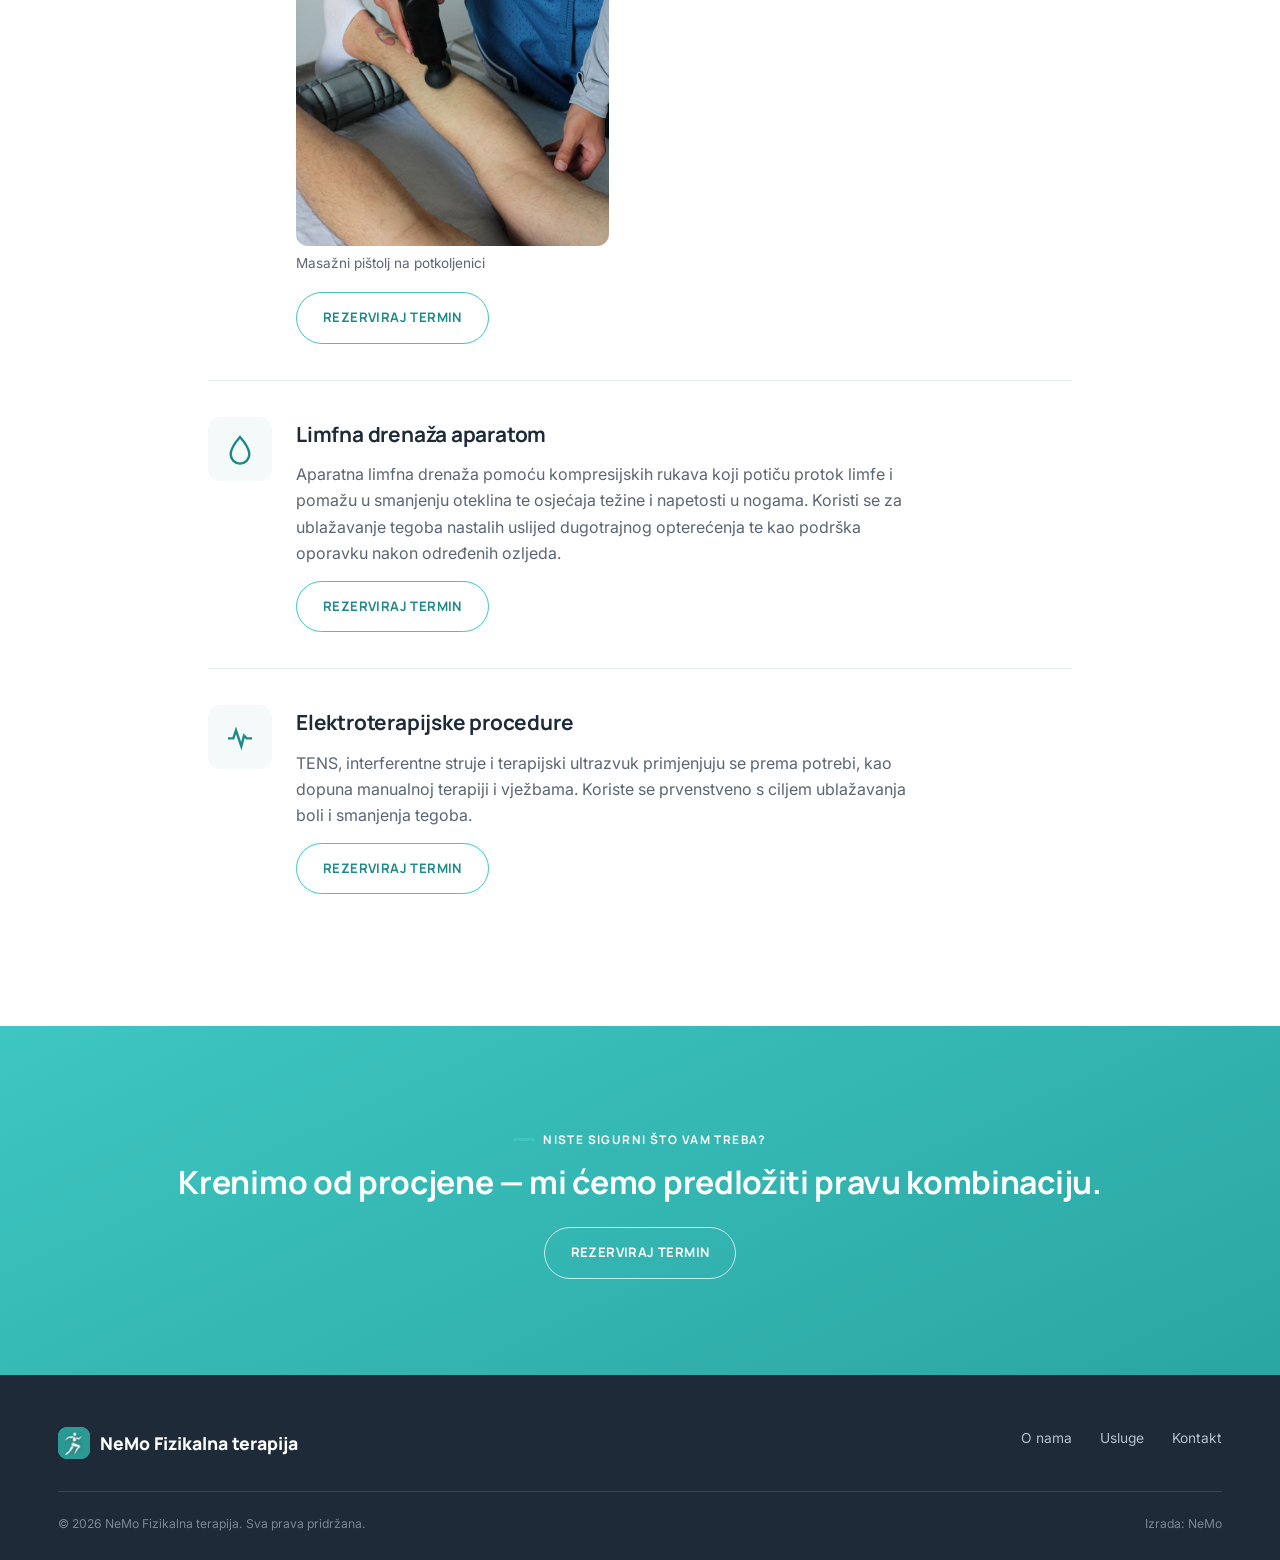
<file: usluge.html>
<!DOCTYPE html>
<html lang="hr">
<head>
<meta charset="UTF-8" />
<meta name="viewport" content="width=device-width, initial-scale=1.0" />
<meta name="color-scheme" content="light">
<title>Usluge — NeMo Fizikalna terapija</title>
<meta name="description" content="Fizioterapeutska procjena, manualna terapija, ciljana kineziterapija, elektroterapija i bezbolni udarni val — usluge NeMo poliklinike." />
<link rel="canonical" href="https://nemo.hr/usluge" />
<meta property="og:type" content="website" />
<meta property="og:site_name" content="NeMo Fizikalna terapija" />
<meta property="og:locale" content="hr_HR" />
<meta property="og:title" content="Usluge — NeMo Fizikalna terapija" />
<meta property="og:description" content="Fizioterapeutska procjena, manualna terapija, ciljana kineziterapija, elektroterapija i bezbolni udarni val — usluge NeMo poliklinike." />
<meta property="og:url" content="https://nemo.hr/usluge" />
<meta property="og:image" content="https://nemo.hr/images/soba-tretmani.jpg" />
<meta name="twitter:card" content="summary_large_image" />
<link rel="preconnect" href="https://fonts.googleapis.com">
<link rel="preconnect" href="https://fonts.gstatic.com" crossorigin>
<link href="https://fonts.googleapis.com/css2?family=Manrope:wght@500;600;700;800&family=Inter:wght@400;500;600;700&display=swap" rel="stylesheet">
<link rel="icon" type="image/png" sizes="16x16" href="favicon-16.png">
<link rel="icon" type="image/png" sizes="32x32" href="favicon-32.png">
<link rel="icon" type="image/png" sizes="48x48" href="favicon-48.png">
<link rel="apple-touch-icon" sizes="180x180" href="apple-touch-icon.png">
<link rel="icon" type="image/png" sizes="192x192" href="icon-192.png">
<link rel="shortcut icon" href="favicon.ico">
<link rel="stylesheet" href="style.css">
</head>
<body>

<div class="topbar">
  <div class="wrap topbar-inner">
    <div class="topbar-info">
      <a href="tel:+385958611661"><svg width="14" height="14" viewBox="0 0 24 24" fill="none" stroke="currentColor" stroke-width="2"><path d="M22 16.9v3a2 2 0 0 1-2.2 2 19.8 19.8 0 0 1-8.6-3.1 19.5 19.5 0 0 1-6-6 19.8 19.8 0 0 1-3.1-8.7A2 2 0 0 1 4.1 2h3a2 2 0 0 1 2 1.7c.1 1 .3 2 .7 3a2 2 0 0 1-.4 2.1L8 10.3a16 16 0 0 0 6 6l1.5-1.5a2 2 0 0 1 2-.4c1 .3 2 .5 3 .7a2 2 0 0 1 1.7 2Z"/></svg> +385 95 861 1661</a>
      <a href="mailto:nemo.manualnaterapija@gmail.com"><svg width="14" height="14" viewBox="0 0 24 24" fill="none" stroke="currentColor" stroke-width="2"><path d="M4 4h16v16H4z"/><path d="m4 6 8 7 8-7"/></svg> nemo.manualnaterapija@gmail.com</a>
      <a href="https://www.google.com/maps/place/?q=place_id:ChIJC9hRLgaraEcRhZxfA_SQYHQ" target="_blank" rel="noopener" class="topbar-address"><svg width="14" height="14" viewBox="0 0 24 24" fill="none" stroke="currentColor" stroke-width="2"><path d="M12 22s7-6.3 7-12a7 7 0 1 0-14 0c0 5.7 7 12 7 12Z"/><circle cx="12" cy="10" r="2.6"/></svg> Krešimira Filića 66, Varaždin</a>
    </div>
    <div class="topbar-social">
      <a href="https://www.facebook.com/NenoGolubar/" target="_blank" rel="noopener" aria-label="Facebook"><svg width="13" height="13" viewBox="0 0 24 24" fill="currentColor"><path d="M22 12a10 10 0 1 0-11.6 9.9v-7H7.9V12h2.5V9.8c0-2.5 1.5-3.9 3.8-3.9 1.1 0 2.2.2 2.2.2v2.4h-1.3c-1.2 0-1.6.8-1.6 1.6V12h2.8l-.4 2.9h-2.4v7A10 10 0 0 0 22 12Z"/></svg></a>
      <a href="https://www.instagram.com/neven_golubar/" target="_blank" rel="noopener" aria-label="Instagram"><svg width="13" height="13" viewBox="0 0 24 24" fill="none" stroke="currentColor" stroke-width="2"><rect x="3" y="3" width="18" height="18" rx="5"/><circle cx="12" cy="12" r="4"/><circle cx="17.5" cy="6.5" r="1"/></svg></a>
      <a href="https://wa.me/385958611661" target="_blank" rel="noopener" aria-label="WhatsApp"><svg width="13" height="13" viewBox="0 0 24 24" fill="currentColor"><path d="M12.04 2C6.58 2 2.13 6.45 2.13 11.91c0 1.77.46 3.45 1.32 4.94L2 22l5.29-1.39a9.9 9.9 0 0 0 4.75 1.21h.01c5.46 0 9.9-4.45 9.9-9.91C21.96 6.45 17.5 2 12.04 2Zm0 18.06h-.01a8.15 8.15 0 0 1-4.16-1.14l-.3-.18-3.14.82.84-3.06-.19-.31a8.14 8.14 0 0 1-1.25-4.32c0-4.5 3.67-8.16 8.18-8.16 2.18 0 4.23.85 5.78 2.4a8.1 8.1 0 0 1 2.39 5.77c0 4.5-3.67 8.18-8.14 8.18Zm4.47-6.13c-.24-.12-1.45-.72-1.68-.8-.22-.08-.39-.12-.55.12-.16.24-.63.8-.78.96-.14.16-.28.18-.53.06-.24-.12-1.02-.38-1.94-1.2-.72-.64-1.2-1.43-1.34-1.67-.14-.24-.02-.37.11-.5.11-.11.24-.28.36-.42.12-.14.16-.24.24-.4.08-.16.04-.3-.02-.42-.06-.12-.55-1.33-.76-1.82-.2-.48-.4-.42-.55-.42-.14-.01-.3-.01-.46-.01a.9.9 0 0 0-.65.3c-.22.24-.85.83-.85 2.03 0 1.2.87 2.36.99 2.52.12.16 1.71 2.61 4.14 3.66.58.25 1.03.4 1.38.51.58.18 1.11.16 1.53.1.47-.07 1.45-.59 1.65-1.16.2-.57.2-1.06.14-1.16-.06-.1-.22-.16-.46-.28Z"/></svg></a>
    </div>
  </div>
</div>

<header class="mainnav">
  <div class="wrap nav">
    <a href="/" class="logo"><img class="mark" src="icon-192.png" alt="NeMo logo"><span class="word"><span>Ne</span>Mo</span></a>
    <nav class="nav-links">
      <div class="nav-item">
        <button class="nav-link">O nama <svg viewBox="0 0 12 8" fill="none" stroke="currentColor" stroke-width="2"><path d="M1 1l5 5 5-5"/></svg></button>
        <div class="dd-menu">
          <a href="/o-nama#pristup">Naš pristup</a>
          <a href="/o-nama#neven">Osnivač</a>
          <a href="/o-nama#tim">Stručni tim</a>
          <a href="/o-nama#galerija">Galerija fotografija</a>
        </div>
      </div>
      <div class="nav-item">
        <button class="nav-link active">Usluge <svg viewBox="0 0 12 8" fill="none" stroke="currentColor" stroke-width="2"><path d="M1 1l5 5 5-5"/></svg></button>
        <div class="dd-menu">
          <a href="/usluge#procjena">Fizioterapeutska procjena</a>
          <a href="/usluge#cyriax">Manualne tehnike po Cyriaxu</a>
          <a href="/usluge#mfr">Miofascijalna relaksacija (MFR)</a>
          <a href="/usluge#iastm">IASTM</a>
          <a href="/usluge#trigger">Trigger point terapija</a>
          <a href="/usluge#pnf">PNF</a>
          <a href="/usluge#dns">DNS — vježbe disanja</a>
          <a href="/usluge#flossing">Flossing</a>
          <a href="/usluge#cupping">Cupping</a>
          <a href="/usluge#tejpiranje">Tejpiranje</a>
          <a href="/usluge#perkusijska">Perkusijska masaža</a>
          <a href="/usluge#limfna">Limfna drenaža aparatom</a>
          <a href="/usluge#elektroterapija">Elektroterapijske procedure</a>
        </div>
      </div>
      <a href="/#zasto" class="nav-link">NeMo aplikacija</a>
      <a href="/kontakt" class="nav-link">Kontakt</a>
    </nav>
    <div class="nav-right">
      <a href="/kontakt" class="btn btn-solid">Rezerviraj termin</a>
      <button class="nav-toggle" aria-label="Izbornik"><span></span><span></span><span></span></button>
    </div>
  </div>
</header>

<section class="page-header">
  <div class="wrap">
    <span class="eyebrow">Usluge</span>
    <h1>Naše usluge fizikalne terapije</h1>
    <p class="breadcrumb"><a href="/">Početna</a> / Usluge</p>
  </div>
</section>

<section>
  <div class="wrap" style="max-width:920px;">

    <div class="service-detail" id="procjena">
      <div class="service-icon"><svg width="32" height="32" viewBox="0 0 24 24" fill="none" stroke="#1E8A87" stroke-width="1.8"><rect x="4" y="4" width="16" height="16" rx="3"/><path d="M9 9h6M9 12.5h6M9 16h4"/></svg></div>
      <div>
        <h3>Fizioterapeutska procjena</h3>
        <p>Svaki tretman započinje razgovorom o tegobama, procjenom funkcionalnog stanja i pokretljivosti zahvaćenog područja. Na temelju procjene određuje se individualni pristup tretmanu, uz odabir odgovarajućih manualnih tehnika, instrumentalnih metoda i, prema potrebi, edukaciju o pravilnom izvođenju individualno prilagođenih vježbi.</p>
        <a href="/kontakt?usluga=Fizioterapeutska%20procjena" class="btn btn-outline-teal">Rezerviraj termin</a>
      </div>
    </div>

    <div class="service-detail" id="cyriax">
      <div class="service-icon"><svg width="32" height="32" viewBox="0 0 24 24" fill="none" stroke="#1E8A87" stroke-width="1.8"><path d="M9 12V6a2 2 0 1 1 4 0v6M13 12V5a2 2 0 1 1 4 0v9M17 13V8a2 2 0 1 1 4 0v6a7 7 0 0 1-7 7h-2a7 7 0 0 1-6-3.5L4 15"/></svg></div>
      <div>
        <h3>Manualne tehnike po Cyriaxu</h3>
        <p>Manualni pristup usmjeren na tretman tegoba mišića, tetiva i ligamenata. Primjenom specifične poprečne frikcijske masaže i drugih odgovarajućih manualnih tehnika nastoji se smanjiti bol, poboljšati pokretljivost i pridonijeti funkcionalnom oporavku zahvaćenog područja.</p>
        <a href="/kontakt?usluga=Manualne%20tehnike%20po%20Cyriaxu" class="btn btn-outline-teal">Rezerviraj termin</a>
      </div>
    </div>

    <div class="service-detail" id="mfr">
      <div class="service-icon"><svg width="32" height="32" viewBox="0 0 24 24" fill="none" stroke="#1E8A87" stroke-width="1.8"><path d="M3 12c2-4 4-4 6 0s4 4 6 0 4-4 6 0"/></svg></div>
      <div>
        <h3>Miofascijalna relaksacija (MFR)</h3>
        <p>Manualna tehnika usmjerena na opuštanje mišića i fascije primjenom kontroliranog pritiska i istezanja. Cilj joj je smanjiti mišićnu napetost, poboljšati pokretljivost tkiva i povećati opseg pokreta.</p>
        <a href="/kontakt?usluga=Miofascijalna%20relaksacija%20%28MFR%29" class="btn btn-outline-teal">Rezerviraj termin</a>
      </div>
    </div>

    <div class="service-detail" id="iastm">
      <div class="service-icon"><svg width="32" height="32" viewBox="0 0 24 24" fill="none" stroke="#1E8A87" stroke-width="1.8"><path d="M5 19 19 5M5 15l4 4M15 5l4 4"/></svg></div>
      <div>
        <h3>IASTM — instrumentalna mobilizacija mekih tkiva</h3>
        <p>Tehnika manualne terapije koja uključuje primjenu posebno oblikovanih metalnih instrumenata za tretman mišića, tetiva i fascije. Cilj je smanjiti napetost tkiva, poboljšati njegovu pokretljivost i pridonijeti boljoj funkciji tretiranog područja.</p>
        <div class="service-photos">
          <figure><img src="images/usluga-iastm.jpg" alt="IASTM tretman instrumentom na području Ahilove tetive" loading="lazy"><figcaption>IASTM instrument na Ahilovoj tetivi</figcaption></figure>
        </div>
        <a href="/kontakt?usluga=IASTM" class="btn btn-outline-teal">Rezerviraj termin</a>
      </div>
    </div>

    <div class="service-detail" id="trigger">
      <div class="service-icon"><svg width="32" height="32" viewBox="0 0 24 24" fill="none" stroke="#1E8A87" stroke-width="1.8"><circle cx="12" cy="12" r="9"/><circle cx="12" cy="12" r="4.5"/><circle cx="12" cy="12" r="1"/></svg></div>
      <div>
        <h3>Trigger point terapija</h3>
        <p>Ciljani, kontrolirani pritisak na hiperiritabilne točke unutar zategnutog mišićnog snopa (trigger point) koje mogu uzrokovati lokalnu, a često i prenesenu bol. Cilj tretmana je opuštanje mišića i smanjenje boli.</p>
        <a href="/kontakt?usluga=Trigger%20point%20terapija" class="btn btn-outline-teal">Rezerviraj termin</a>
      </div>
    </div>

    <div class="service-detail" id="pnf">
      <div class="service-icon"><svg width="32" height="32" viewBox="0 0 24 24" fill="none" stroke="#1E8A87" stroke-width="1.8"><path d="M12 3v18M8 7l4-4 4 4M8 17l4 4 4-4"/></svg></div>
      <div>
        <h3>PNF (Proprioceptivna neuromuskularna facilitacija)</h3>
        <p>Tehnika koja se primjenjuje s ciljem poboljšanja fleksibilnosti mišića i opsega pokreta. Uključuje aktivno sudjelovanje klijenta kroz kontrolirane mišićne kontrakcije i istezanje, s ciljem poboljšanja aktivnog i pasivnog opsega pokreta.</p>
        <a href="/kontakt?usluga=PNF" class="btn btn-outline-teal">Rezerviraj termin</a>
      </div>
    </div>

    <div class="service-detail" id="dns">
      <div class="service-icon"><svg width="32" height="32" viewBox="0 0 24 24" fill="none" stroke="#1E8A87" stroke-width="1.8"><path d="M12 3c-3 3-3 7 0 10M12 3c3 3 3 7 0 10M6 21c0-4 2-6 6-6s6 2 6 6"/></svg></div>
      <div>
        <h3>DNS — vježbe disanja</h3>
        <p>Vježbe disanja temeljene na principima dinamičke neuromuskularne stabilizacije (DNS) i razvojne kineziologije djeteta u prvoj godini života. Usmjerene su na aktivaciju dubokih stabilizacijskih mišića, poboljšanje kontrole disanja i stabilnosti trupa te usvajanje pravilnijih obrazaca disanja i kretanja. Primjenjuju se kao dio individualno prilagođenog programa vježbanja.</p>
        <a href="/kontakt?usluga=DNS%20%E2%80%94%20vje%C5%BEbe%20disanja" class="btn btn-outline-teal">Rezerviraj termin</a>
      </div>
    </div>

    <div class="service-detail" id="flossing">
      <div class="service-icon"><svg width="32" height="32" viewBox="0 0 24 24" fill="none" stroke="#1E8A87" stroke-width="1.8"><path d="M4 12c0-4 3-7 7-7M11 5c4 0 7 3 7 7 0 4-3 7-7 7M11 19c-4 0-7-3-7-7"/></svg></div>
      <div>
        <h3>Flossing</h3>
        <p>Tehnika kompresijskog povijanja elastičnom trakom oko zgloba ili određenog područja mekog tkiva, najčešće uz izvođenje aktivnih pokreta. Primjenjuje se s ciljem smanjenja osjećaja napetosti, ublažavanja tegoba i poboljšanja pokretljivosti tretiranog područja.</p>
        <div class="service-photos">
          <figure><img src="images/usluga-flossing.jpg" alt="Flossing elastičnom trakom oko natkoljenice" loading="lazy"><figcaption>Flossing traka oko natkoljenice</figcaption></figure>
        </div>
        <a href="/kontakt?usluga=Flossing" class="btn btn-outline-teal">Rezerviraj termin</a>
      </div>
    </div>

    <div class="service-detail" id="cupping">
      <div class="service-icon"><svg width="32" height="32" viewBox="0 0 24 24" fill="none" stroke="#1E8A87" stroke-width="1.8"><circle cx="12" cy="12" r="8.5"/><circle cx="12" cy="12" r="3.5"/></svg></div>
      <div>
        <h3>Cupping</h3>
        <p>Tehnika koja se temelji na stvaranju vakuuma pomoću čašica, čime se blago podižu koža i površinska meka tkiva. Primjenjuje se statički ili dinamički, s ciljem smanjenja mišićne napetosti, ublažavanja tegoba i poboljšanja pokretljivosti tretiranog područja.</p>
        <div class="service-photos">
          <figure><img src="images/usluga-cupping-ledja.jpg" alt="Vakuumske čašice postavljene duž leđa" loading="lazy"><figcaption>Statični cupping na leđima</figcaption></figure>
          <figure><img src="images/usluga-cupping-dinamicki.jpg" alt="Dinamički cupping silikonskom čašicom na potkoljenici" loading="lazy"><figcaption>Dinamički cupping na potkoljenici</figcaption></figure>
        </div>
        <a href="/kontakt?usluga=Cupping" class="btn btn-outline-teal">Rezerviraj termin</a>
      </div>
    </div>

    <div class="service-detail" id="tejpiranje">
      <div class="service-icon"><svg width="32" height="32" viewBox="0 0 24 24" fill="none" stroke="#1E8A87" stroke-width="1.8"><path d="M4 8h16v8H4z"/><path d="M8 8v8M16 8v8"/></svg></div>
      <div>
        <h3>Tejpiranje</h3>
        <p>Kinesio i sportsko tejpiranje zglobova i mišića. Kinesio traka primjenjuje se s ciljem pružanja potpore tretiranom području i ublažavanja tegoba, dok se sportsko tejpiranje koristi za dodatnu mehaničku stabilizaciju zglobova tijekom treninga i sportskih aktivnosti. Kinesio tape besplatno je uključen u tretman.</p>
        <div class="service-photos">
          <figure><img src="images/usluga-tejpiranje-1.jpg" alt="Postavljanje zaštitne podloge prije tejpiranja gležnja" loading="lazy"><figcaption>1. Zaštitna podloga oko gležnja</figcaption></figure>
          <figure><img src="images/usluga-tejpiranje-2.jpg" alt="Sportsko tejpiranje gležnja crvenom trakom" loading="lazy"><figcaption>2. Stabilizacija gležnja trakom</figcaption></figure>
        </div>
        <a href="/kontakt?usluga=Tejpiranje" class="btn btn-outline-teal">Rezerviraj termin</a>
      </div>
    </div>

    <div class="service-detail" id="perkusijska">
      <div class="service-icon"><svg width="32" height="32" viewBox="0 0 24 24" fill="none" stroke="#1E8A87" stroke-width="1.8"><rect x="9" y="3" width="6" height="11" rx="2"/><path d="M12 14v3"/><circle cx="12" cy="19.5" r="2.5"/></svg></div>
      <div>
        <h3>Perkusijska masaža</h3>
        <p>Masaža masažnim pištoljem brzim i ritmičnim udarcima opušta zategnute mišiće, potiče cirkulaciju i ubrzava oporavak nakon napornog treninga. Često se koristi kao dio sportske i recovery masaže.</p>
        <div class="service-photos">
          <figure><img src="images/usluga-perkusijska.jpg" alt="Perkusijska masaža potkoljenice masažnim pištoljem" loading="lazy"><figcaption>Masažni pištolj na potkoljenici</figcaption></figure>
        </div>
        <a href="/kontakt?usluga=Perkusijska%20masa%C5%BEa" class="btn btn-outline-teal">Rezerviraj termin</a>
      </div>
    </div>

    <div class="service-detail" id="limfna">
      <div class="service-icon"><svg width="32" height="32" viewBox="0 0 24 24" fill="none" stroke="#1E8A87" stroke-width="1.8"><path d="M12 3s7 8 7 13a7 7 0 0 1-14 0c0-5 7-13 7-13Z"/></svg></div>
      <div>
        <h3>Limfna drenaža aparatom</h3>
        <p>Aparatna limfna drenaža pomoću kompresijskih rukava koji potiču protok limfe i pomažu u smanjenju oteklina te osjećaja težine i napetosti u nogama. Koristi se za ublažavanje tegoba nastalih uslijed dugotrajnog opterećenja te kao podrška oporavku nakon određenih ozljeda.</p>
        <a href="/kontakt?usluga=Limfna%20drena%C5%BEa%20aparatom" class="btn btn-outline-teal">Rezerviraj termin</a>
      </div>
    </div>

    <div class="service-detail" id="elektroterapija">
      <div class="service-icon"><svg width="32" height="32" viewBox="0 0 24 24" fill="none" stroke="#1E8A87" stroke-width="1.8"><path d="M3 13h4l2-6 4 12 2-8 2 2h4"/></svg></div>
      <div>
        <h3>Elektroterapijske procedure</h3>
        <p>TENS, interferentne struje i terapijski ultrazvuk primjenjuju se prema potrebi, kao dopuna manualnoj terapiji i vježbama. Koriste se prvenstveno s ciljem ublažavanja boli i smanjenja tegoba.</p>
        <a href="/kontakt?usluga=Elektroterapijske%20procedure" class="btn btn-outline-teal">Rezerviraj termin</a>
      </div>
    </div>

  </div>
</section>

<section class="cta-band">
  <div class="wrap">
    <span class="eyebrow" style="justify-content:center;color:#fff;">Niste sigurni što vam treba?</span>
    <h2 style="margin-top:14px;">Krenimo od procjene — mi ćemo predložiti pravu kombinaciju.</h2>
    <a href="/kontakt" class="btn btn-outline-white" style="margin-top:26px;">Rezerviraj termin</a>
  </div>
</section>

<div class="mobile-contact-bar">
  <a href="tel:+385958611661"><svg width="15" height="15" viewBox="0 0 24 24" fill="none" stroke="currentColor" stroke-width="2"><path d="M22 16.9v3a2 2 0 0 1-2.2 2 19.8 19.8 0 0 1-8.6-3.1 19.5 19.5 0 0 1-6-6 19.8 19.8 0 0 1-3.1-8.7A2 2 0 0 1 4.1 2h3a2 2 0 0 1 2 1.7c.1 1 .3 2 .7 3a2 2 0 0 1-.4 2.1L8 10.3a16 16 0 0 0 6 6l1.5-1.5a2 2 0 0 1 2-.4c1 .3 2 .5 3 .7a2 2 0 0 1 1.7 2Z"/></svg> +385 95 861 1661</a>
  <div class="mobile-contact-social">
    <a href="https://www.facebook.com/NenoGolubar/" target="_blank" rel="noopener" aria-label="Facebook"><svg width="14" height="14" viewBox="0 0 24 24" fill="currentColor"><path d="M22 12a10 10 0 1 0-11.6 9.9v-7H7.9V12h2.5V9.8c0-2.5 1.5-3.9 3.8-3.9 1.1 0 2.2.2 2.2.2v2.4h-1.3c-1.2 0-1.6.8-1.6 1.6V12h2.8l-.4 2.9h-2.4v7A10 10 0 0 0 22 12Z"/></svg></a>
    <a href="https://www.instagram.com/neven_golubar/" target="_blank" rel="noopener" aria-label="Instagram"><svg width="14" height="14" viewBox="0 0 24 24" fill="none" stroke="currentColor" stroke-width="2"><rect x="3" y="3" width="18" height="18" rx="5"/><circle cx="12" cy="12" r="4"/><circle cx="17.5" cy="6.5" r="1"/></svg></a>
    <a href="https://wa.me/385958611661" target="_blank" rel="noopener" aria-label="WhatsApp"><svg width="14" height="14" viewBox="0 0 24 24" fill="currentColor"><path d="M12.04 2C6.58 2 2.13 6.45 2.13 11.91c0 1.77.46 3.45 1.32 4.94L2 22l5.29-1.39a9.9 9.9 0 0 0 4.75 1.21h.01c5.46 0 9.9-4.45 9.9-9.91C21.96 6.45 17.5 2 12.04 2Zm0 18.06h-.01a8.15 8.15 0 0 1-4.16-1.14l-.3-.18-3.14.82.84-3.06-.19-.31a8.14 8.14 0 0 1-1.25-4.32c0-4.5 3.67-8.16 8.18-8.16 2.18 0 4.23.85 5.78 2.4a8.1 8.1 0 0 1 2.39 5.77c0 4.5-3.67 8.18-8.14 8.18Zm4.47-6.13c-.24-.12-1.45-.72-1.68-.8-.22-.08-.39-.12-.55.12-.16.24-.63.8-.78.96-.14.16-.28.18-.53.06-.24-.12-1.02-.38-1.94-1.2-.72-.64-1.2-1.43-1.34-1.67-.14-.24-.02-.37.11-.5.11-.11.24-.28.36-.42.12-.14.16-.24.24-.4.08-.16.04-.3-.02-.42-.06-.12-.55-1.33-.76-1.82-.2-.48-.4-.42-.55-.42-.14-.01-.3-.01-.46-.01a.9.9 0 0 0-.65.3c-.22.24-.85.83-.85 2.03 0 1.2.87 2.36.99 2.52.12.16 1.71 2.61 4.14 3.66.58.25 1.03.4 1.38.51.58.18 1.11.16 1.53.1.47-.07 1.45-.59 1.65-1.16.2-.57.2-1.06.14-1.16-.06-.1-.22-.16-.46-.28Z"/></svg></a>
  </div>
</div>

<footer>
  <div class="wrap">
    <div class="footer-grid">
      <div class="footer-logo"><img class="mark" src="icon-192.png" alt="NeMo logo">NeMo Fizikalna terapija</div>
      <ul class="footer-links">
        <li><a href="/o-nama">O nama</a></li>
        <li><a href="/usluge">Usluge</a></li>
        <li><a href="/kontakt">Kontakt</a></li>
      </ul>
    </div>
    <div class="footer-bottom">
      <span>© <span id="godina"></span> NeMo Fizikalna terapija. Sva prava pridržana.</span>
      <span>Izrada: NeMo</span>
    </div>
  </div>
</footer>

<div class="cookie-banner" id="cookieBanner">
  <h4>Ova web-stranica koristi kolačiće</h4>
  <p>Kolačiće koristimo kako bismo poboljšali vaše iskustvo na stranici i analizirali promet. <a href="#">Politika privatnosti</a></p>
  <div class="cookie-actions">
    <button class="btn btn-outline-teal" id="cookieReject">Odbij kolačiće</button>
    <button class="btn btn-solid" id="cookieAccept">Prihvati sve</button>
  </div>
</div>

<script src="script.js"></script>
</body>
</html>
</file>
<file: style.css>
:root{
    --teal:#3EC6C2;
    --teal-dark:#2AA6A2;
    --teal-deep:#1E8A87;
    --ink:#1E2A38;
    --ink-soft:#5B6672;
    --paper:#FFFFFF;
    --bg:#F4FAFA;
    --line:#E4EEED;
    --lavender:#B9AEDD;
    --sand:#D9C89A;
    --radius:16px;
    --heading:'Manrope', sans-serif;
    --sans:'Inter', system-ui, sans-serif;
  }
  *,*::before,*::after{box-sizing:border-box;margin:0;padding:0;}
  html{scroll-behavior:smooth;}
  html{overflow-x:hidden;}
  body{font-family:var(--sans);color:var(--ink);background:var(--paper);line-height:1.65;-webkit-font-smoothing:antialiased;overflow-x:hidden;max-width:100vw;}
  img,svg{display:block;max-width:100%;}
  a{color:inherit;}
  ul{list-style:none;}
  .wrap{max-width:1220px;margin:0 auto;padding:0 28px;}
  h1,h2,h3{font-family:var(--heading);font-weight:700;color:var(--ink);letter-spacing:-.01em;}
  h2{font-size:2rem;line-height:1.18;}
  h3{font-size:1.15rem;}
  .lede{color:var(--ink-soft);max-width:52ch;font-size:1.02rem;}
  .eyebrow{display:inline-flex;align-items:center;gap:8px;font-family:var(--heading);font-weight:700;font-size:.74rem;letter-spacing:.12em;text-transform:uppercase;color:var(--teal-deep);}
  .eyebrow::before{content:'';width:22px;height:3px;border-radius:2px;background:var(--teal);}
  :focus-visible{outline:2px solid var(--teal-deep);outline-offset:3px;}
  @media (prefers-reduced-motion: reduce){*{animation-duration:.001ms !important;transition-duration:.001ms !important;scroll-behavior:auto !important;}}

  /* ---------- BUTTONS ---------- */
  .btn{display:inline-flex;align-items:center;gap:8px;padding:14px 26px;border-radius:100px;font-family:var(--heading);font-weight:700;font-size:.82rem;letter-spacing:.03em;text-transform:uppercase;text-decoration:none;border:1.5px solid transparent;cursor:pointer;transition:all .18s ease;}
  .btn-solid{background:var(--teal);color:#fff;}
  .btn-solid:hover{background:var(--teal-deep);transform:translateY(-1px);}
  .btn-outline-teal{border-color:var(--teal);color:var(--teal-deep);background:transparent;}
  .btn-outline-teal:hover{background:var(--teal);color:#fff;}
  .btn-outline-white{border-color:rgba(255,255,255,.75);color:#fff;background:transparent;}
  .btn-outline-white:hover{background:#fff;color:var(--teal-deep);}

  /* ---------- MOBILNA KONTAKT TRAKA (dno stranice, samo mobitel/tablet) ---------- */
  .mobile-contact-bar{display:none;}
  @media (max-width:980px){
    .topbar{display:none;}
    .mobile-contact-bar{
      display:flex;align-items:center;justify-content:space-between;gap:16px;flex-wrap:wrap;
      background:var(--teal);color:#fff;padding:18px 20px;
    }
    .mobile-contact-bar a{color:#fff;text-decoration:none;display:inline-flex;align-items:center;gap:8px;font-size:.9rem;font-weight:600;opacity:.97;}
    .mobile-contact-social{display:flex;gap:10px;}
    .mobile-contact-social a{width:34px;height:34px;border-radius:50%;background:rgba(255,255,255,.22);display:flex;align-items:center;justify-content:center;}
    .mobile-contact-social a:hover{background:#fff;color:var(--teal-deep);}
  }

  /* ---------- TOPBAR ---------- */
  .topbar{background:var(--teal);color:#fff;font-size:.82rem;}
  .topbar-inner{display:flex;align-items:center;justify-content:space-between;height:42px;gap:20px;}
  .topbar-info{display:flex;align-items:center;gap:26px;flex-wrap:wrap;}
  .topbar-info a,.topbar-info span{display:inline-flex;align-items:center;gap:7px;text-decoration:none;color:#fff;opacity:.95;white-space:nowrap;}
  .topbar-social{display:flex;gap:8px;flex-shrink:0;}
  .topbar-social a{width:26px;height:26px;border-radius:50%;background:rgba(255,255,255,.22);display:flex;align-items:center;justify-content:center;transition:background .15s;}
  .topbar-social a:hover{background:#fff;color:var(--teal-deep);}

  /* ---------- MAIN NAV ---------- */
  .mainnav{position:sticky;top:0;z-index:60;background:#fff;box-shadow:0 1px 0 var(--line);}
  .nav{display:flex;align-items:center;gap:32px;height:82px;}
  .logo{display:flex;align-items:center;gap:10px;text-decoration:none;flex-shrink:0;}
  .logo .mark{width:38px;height:38px;border-radius:10px;background:var(--teal);display:flex;align-items:center;justify-content:center;color:#fff;font-family:var(--heading);font-weight:800;font-size:1rem;object-fit:cover;flex-shrink:0;}
  .logo .word{font-family:var(--heading);font-weight:800;font-size:1.15rem;letter-spacing:.02em;color:var(--ink);}
  .logo .word span{color:var(--teal-deep);}

  .nav-links{display:flex;align-items:center;gap:6px;flex:1;}
  .nav-item{position:relative;}
  .nav-link{display:flex;align-items:center;gap:5px;padding:10px 14px;border-radius:8px;background:none;border:none;font-family:var(--sans);font-size:.92rem;font-weight:500;color:var(--ink);cursor:pointer;text-decoration:none;transition:color .15s;}
  .nav-link:hover{color:var(--teal-deep);}
  .nav-link svg{width:12px;height:12px;transition:transform .15s;}
  .nav-item:hover .nav-link svg{transform:rotate(180deg);}
  .dd-menu{
    position:absolute;top:calc(100% + 10px);left:0;min-width:260px;
    background:#fff;border-radius:12px;box-shadow:0 20px 46px -18px rgba(30,42,56,.28);
    border:1px solid var(--line);padding:10px;
    max-height:74vh;overflow-y:auto;
    opacity:0;visibility:hidden;transform:translateY(8px);
    transition:all .18s ease;
  }
  .nav-item:hover .dd-menu{opacity:1;visibility:visible;transform:translateY(0);}
  .dd-menu a{display:block;padding:10px 14px;border-radius:8px;font-size:.88rem;color:var(--ink);text-decoration:none;transition:all .12s;}
  .dd-menu a:hover{background:var(--bg);color:var(--teal-deep);}

  .nav-right{display:flex;align-items:center;gap:14px;flex-shrink:0;}
  .nav-toggle{display:none;background:none;border:none;cursor:pointer;padding:6px;forced-color-adjust:none;}
  .nav-toggle span{display:block;width:22px;height:2px;background:#1E2A38 !important;margin:5px 0;forced-color-adjust:none;}

  /* ---------- HERO ---------- */
  .hero{position:relative;overflow:hidden;background:linear-gradient(155deg,var(--teal) 0%,var(--teal-dark) 100%);padding:88px 0 100px;}
  .hero-pattern{position:absolute;inset:0;opacity:.14;pointer-events:none;}
  .hero-blob{position:absolute;border-radius:50%;filter:blur(2px);opacity:.5;pointer-events:none;}
  .hero-blob.b1{width:220px;height:220px;background:var(--lavender);top:-60px;right:14%;}
  .hero-blob.b2{width:140px;height:140px;background:var(--sand);bottom:-30px;right:4%;opacity:.4;}
  .hero-blob.b3{width:90px;height:90px;background:#fff;top:60%;left:6%;opacity:.15;}
  .hero-grid{position:relative;display:grid;grid-template-columns:1.05fr .95fr;gap:56px;align-items:center;}
  .hero h1{color:#fff;font-size:clamp(2.1rem,4vw,3rem);line-height:1.15;margin-bottom:20px;}
  .hero .lede{color:rgba(255,255,255,.9);margin-bottom:34px;}
  .hero-badges{display:flex;gap:22px;margin-top:38px;flex-wrap:wrap;}
  .hero-badge{color:#fff;}
  .hero-badge b{display:block;font-family:var(--heading);font-size:1.35rem;}
  .hero-badge span{font-size:.76rem;color:rgba(255,255,255,.8);}

  .hero-media{position:relative;}
  .hero-photo-card{border-radius:22px;overflow:hidden;box-shadow:0 40px 80px -30px rgba(10,30,30,.45);line-height:0;}
  .hero-photo-card img{width:100%;height:340px;object-fit:cover;display:block;}
  .hero-photo-note{position:absolute;bottom:-18px;left:26px;background:#fff;border-radius:12px;padding:10px 16px;box-shadow:0 14px 30px -10px rgba(10,30,30,.3);font-size:.74rem;color:var(--ink-soft);display:flex;align-items:center;gap:8px;}
  .hero-photo-note b{color:var(--teal-deep);font-family:var(--heading);}
  .goniometer{width:100%;height:auto;}
  .tick-major{stroke:var(--ink);stroke-width:2.2;}
  .tick-minor{stroke:var(--ink-soft);stroke-width:1.2;opacity:.5;}
  .goni-arc{fill:none;stroke:var(--line);stroke-width:2;}
  .goni-needle{stroke:var(--teal-deep);stroke-width:4;stroke-linecap:round;transform-origin:200px 200px;animation:needle-in 1.6s cubic-bezier(.22,1,.36,1) both;}
  .goni-pivot{fill:var(--sand);}
  @keyframes needle-in{from{transform:rotate(-180deg);}to{transform:rotate(0deg);}}
  .goni-readout{display:flex;justify-content:space-between;align-items:baseline;margin-top:16px;padding-top:16px;border-top:1px dashed var(--line);}
  .goni-readout .deg{font-family:var(--heading);font-size:2rem;color:var(--teal-deep);font-weight:800;}
  .goni-readout .cap{font-size:.76rem;color:var(--ink-soft);max-width:20ch;text-align:right;}

  /* ---------- SECTION SHELL ---------- */
  section{padding:96px 0;}
  .section-head{max-width:640px;margin:0 auto 52px;text-align:center;}
  .section-head.left{margin:0 0 52px;text-align:left;}
  .section-head h2{margin-top:14px;}
  .section-head .lede{margin:14px auto 0;}
  .section-head.left .lede{margin:14px 0 0;}

  /* ---------- USLUGE ---------- */
  .services{background:var(--bg);}
  .service-grid{display:grid;grid-template-columns:repeat(3,1fr);gap:24px;}
  .service-card{background:#fff;border-radius:var(--radius);padding:32px 28px;border:1px solid var(--line);transition:all .2s;}
  .service-card:hover{transform:translateY(-4px);box-shadow:0 24px 48px -24px rgba(30,42,56,.18);border-color:transparent;}
  .service-icon{width:48px;height:48px;border-radius:12px;background:var(--bg);display:flex;align-items:center;justify-content:center;margin-bottom:18px;}
  .service-card h3{margin-bottom:10px;}
  .service-card p{font-size:.9rem;color:var(--ink-soft);margin-bottom:16px;}
  .service-link{font-size:.82rem;font-weight:700;color:var(--teal-deep);text-decoration:none;display:inline-flex;align-items:center;gap:6px;}
  .service-link:hover{text-decoration:underline;}

  /* ---------- ZASTO NEMO ---------- */
  .why-grid{display:grid;grid-template-columns:1fr 1fr;gap:64px;align-items:center;}
  .why-list{margin-top:26px;display:flex;flex-direction:column;gap:18px;}
  .why-list li{display:flex;gap:14px;font-size:.96rem;color:var(--ink-soft);}
  .why-list .tick{width:24px;height:24px;border-radius:50%;background:var(--teal);color:#fff;flex-shrink:0;display:flex;align-items:center;justify-content:center;font-size:.72rem;margin-top:2px;}
  .app-mock{background:var(--bg);border-radius:20px;border:1px solid var(--line);padding:26px;}
  .app-mock-head{display:flex;justify-content:space-between;align-items:center;margin-bottom:18px;}
  .app-mock-head span{font-size:.76rem;color:var(--ink-soft);font-weight:600;}
  .vas-bar-row{display:flex;align-items:center;gap:12px;margin-bottom:14px;}
  .vas-bar-track{flex:1;height:8px;border-radius:8px;background:#fff;overflow:hidden;}
  .vas-bar-fill{height:100%;border-radius:8px;background:linear-gradient(90deg,var(--teal),var(--sand));}
  .vas-bar-label{font-size:.76rem;color:var(--ink-soft);width:36px;flex-shrink:0;font-weight:600;}
  .vas-bar-val{font-size:.8rem;width:34px;text-align:right;flex-shrink:0;font-weight:700;}
  .form-note{font-size:.78rem;color:var(--ink-soft);}
  .form-result{font-size:.86rem;font-weight:600;min-height:1px;}
  .form-result-success{color:var(--teal-deep);}
  .form-result-error{color:#C0392B;}

  /* ---------- PROCES ---------- */
  .process{background:var(--bg);}
  .process-grid{display:grid;grid-template-columns:repeat(4,1fr);gap:24px;}
  .process-step{background:#fff;border-radius:var(--radius);padding:30px 26px;border:1px solid var(--line);}
  .process-step .num{width:34px;height:34px;border-radius:9px;background:var(--teal);color:#fff;display:flex;align-items:center;justify-content:center;font-family:var(--heading);font-weight:800;font-size:.9rem;margin-bottom:16px;}
  .process-step h3{font-size:1.02rem;margin-bottom:8px;}
  .process-step p{font-size:.86rem;color:var(--ink-soft);}

/* ---------- TIM (dvije pune kartice) ---------- */
.team-members{display:grid;grid-template-columns:repeat(2,1fr);gap:32px;}
.team-member{background:#fff;border:1px solid var(--line);border-radius:var(--radius);overflow:hidden;transition:all .2s;}
.team-member:hover{box-shadow:0 24px 48px -24px rgba(30,42,56,.18);}
.team-member-photo{aspect-ratio:4/3;overflow:hidden;background:var(--bg);}
.team-member-photo img{width:100%;height:100%;object-fit:cover;object-position:center top;}
.team-member-body{padding:28px 30px 30px;}
.team-member-body h3{font-size:1.2rem;}
.team-member-role{color:var(--teal-deep);font-weight:700;font-size:.8rem;margin:5px 0 14px;text-transform:uppercase;letter-spacing:.03em;}
.team-member-body p{font-size:.9rem;color:var(--ink-soft);line-height:1.6;}
.team-member-link{display:inline-block;margin-top:14px;font-size:.86rem;font-weight:700;color:var(--teal-deep);text-decoration:none;}
.team-member-link:hover{text-decoration:underline;}

@media (max-width:980px){
  .team-members{grid-template-columns:1fr;}
}

  /* ---------- RECENZIJE ---------- */
  .clients-slider{background:var(--bg);padding-bottom:8px;}
  .slider{max-width:760px;margin:32px auto 0;}
  .slider-track{position:relative;width:100%;height:420px;border-radius:22px;overflow:hidden;box-shadow:0 30px 60px -26px rgba(10,30,30,.3);}
  .slider-slide{position:absolute;inset:0;opacity:0;transition:opacity .8s ease;}
  .slider-slide.is-active{opacity:1;}
  .slide-bg{position:absolute;inset:0;background-size:cover;background-position:center;filter:blur(25px) brightness(.65);transform:scale(1.15);}
  .slide-fg{position:relative;width:100%;height:100%;object-fit:contain;display:block;z-index:1;}
  .slider-dots{display:flex;justify-content:center;gap:10px;margin-top:18px;}
  .slider-dot{width:9px;height:9px;border-radius:50%;border:none;background:var(--line);cursor:pointer;padding:0;transition:background .2s;}
  .slider-dot.is-active{background:var(--teal-deep);}

  .reviews{background:var(--bg);}
  .reviews-rating{display:flex;align-items:center;justify-content:center;gap:10px;margin-top:16px;}
  .reviews-rating .stars{color:#F5A623;font-size:1.1rem;letter-spacing:2px;}
  .reviews-rating b{font-family:var(--heading);font-size:1.1rem;}
  .reviews-rating span{font-size:.84rem;color:var(--ink-soft);}
  .reviews-gauge{display:flex;justify-content:center;margin:36px 0 44px;}
  .reviews-gauge-card{background:#fff;border-radius:22px;padding:26px;box-shadow:0 30px 60px -26px rgba(10,30,30,.25);max-width:320px;width:100%;}
  .review-grid{display:grid;grid-template-columns:repeat(3,1fr);gap:24px;}
  .review-card{background:#fff;border-radius:var(--radius);padding:30px 26px;border:1px solid var(--line);}
  .review-card .stars{color:#F5A623;font-size:.9rem;letter-spacing:2px;margin-bottom:14px;display:block;}
  .review-card p{font-size:.92rem;color:var(--ink);margin-bottom:16px;}
  .review-author{font-size:.8rem;color:var(--ink-soft);font-weight:600;}

  /* ---------- CTA BAND ---------- */
  .cta-band{background:linear-gradient(155deg,var(--teal) 0%,var(--teal-dark) 100%);color:#fff;text-align:center;position:relative;overflow:hidden;}
  .cta-band h2{color:#fff;}
  .cta-band .lede{color:rgba(255,255,255,.9);margin:16px auto 34px;}

  /* ---------- KONTAKT ---------- */
  .contact-grid{display:grid;grid-template-columns:1fr 1fr;gap:64px;}
  .contact-info dl{display:grid;grid-template-columns:auto 1fr;gap:14px 20px;margin-top:26px;font-size:.92rem;}
  .contact-info dt{font-weight:700;color:var(--ink);white-space:nowrap;padding-top:1px;}
  .contact-info dd{color:var(--ink-soft);}
  .contact-info a{color:var(--teal-deep);text-decoration:none;font-weight:600;}
  .contact-info a:hover{text-decoration:underline;}
  .map-box{margin-top:28px;border-radius:var(--radius);border:1px solid var(--line);background:var(--bg);height:180px;display:flex;align-items:center;justify-content:center;font-size:.82rem;color:var(--ink-soft);text-align:center;padding:20px;}
  form{display:flex;flex-direction:column;gap:16px;background:var(--bg);border-radius:var(--radius);padding:30px;border:1px solid var(--line);}
  .form-row{display:grid;grid-template-columns:1fr 1fr;gap:16px;}
  label{display:block;font-size:.78rem;font-weight:700;color:var(--ink);margin-bottom:7px;}
  input,select,textarea{width:100%;padding:12px 14px;border:1.5px solid var(--line);border-radius:9px;font-family:var(--sans);font-size:16px;background:#fff;color:var(--ink);transition:border-color .15s;}
  input:focus,select:focus,textarea:focus{outline:none;border-color:var(--teal);}
  textarea{resize:vertical;min-height:96px;}

  /* ---------- FOOTER ---------- */
  footer{background:var(--ink);color:#B7C1CC;padding:52px 0 26px;}
  .footer-grid{display:flex;justify-content:space-between;align-items:flex-start;gap:24px;flex-wrap:wrap;padding-bottom:32px;border-bottom:1px solid rgba(255,255,255,.12);}
  .footer-logo{display:flex;align-items:center;gap:10px;font-family:var(--heading);font-weight:800;font-size:1.1rem;color:#fff;}
  .footer-logo .mark{width:32px;height:32px;border-radius:9px;background:var(--teal);display:flex;align-items:center;justify-content:center;color:#fff;font-size:.9rem;object-fit:cover;flex-shrink:0;}
  .footer-links{display:flex;gap:28px;font-size:.86rem;}
  .footer-links a{text-decoration:none;color:#B7C1CC;}
  .footer-links a:hover{color:#fff;}
  .footer-bottom{padding-top:22px;display:flex;justify-content:space-between;font-size:.76rem;color:#7A8794;flex-wrap:wrap;gap:10px;}

  /* ---------- COOKIE BANNER ---------- */
  .cookie-banner{
    position:fixed;left:24px;bottom:24px;z-index:200;max-width:400px;
    background:#fff;border-radius:16px;padding:26px;
    box-shadow:0 30px 70px -20px rgba(20,30,40,.35);border:1px solid var(--line);
    transform:translateY(140%);transition:transform .4s ease;
  }
  .cookie-banner.show{transform:translateY(0);}
  .cookie-banner h4{font-family:var(--heading);font-size:1.02rem;margin-bottom:10px;}
  .cookie-banner p{font-size:.83rem;color:var(--ink-soft);margin-bottom:16px;}
  .cookie-banner a{color:var(--teal-deep);text-decoration:underline;}
  .cookie-actions{display:flex;gap:8px;flex-wrap:wrap;}
  .cookie-actions .btn{padding:9px 16px;font-size:.72rem;}

  /* ---------- RESPONSIVE ---------- */
  @media (max-width:980px){
    .topbar-info span:last-child{display:none;}
    .topbar-address{display:none;}
    .nav-links{display:none;}
    .nav-toggle{display:block;}
    .hero-split{grid-template-columns:1fr;min-height:0;}
    .hero-content{padding:44px 20px 36px;}
    .hero-photo img{min-height:260px;}
    .hero-grid{grid-template-columns:1fr;gap:36px;}
    .hero-media{max-width:420px;margin:0 auto;width:100%;}
    .hero-photo-card img{height:260px;}
    .hero-photo-note{left:50%;transform:translateX(-50%);white-space:nowrap;}
    .service-grid{grid-template-columns:repeat(2,1fr);}
    .why-grid{grid-template-columns:1fr;}
    .process-grid{grid-template-columns:repeat(2,1fr);row-gap:20px;}
    .contact-grid{grid-template-columns:1fr;gap:40px;}
    .review-grid{grid-template-columns:repeat(2,1fr);}
    section{padding:76px 0;}

    /* Mobilni izbornik - podizbornici rade na tap (accordion), ne preklapaju se */
    .nav-item{width:100%;}
    .nav-link{width:100%;justify-content:space-between;padding:14px 4px;font-size:1rem;}
    .nav-links > a.nav-link{padding:14px 4px;}
    .dd-menu{
      position:static;opacity:1;visibility:visible;transform:none;
      box-shadow:none;border:none;border-radius:0;padding:0;margin-left:8px;
      display:none;
    }
    .nav-item.open .dd-menu{display:block;padding:4px 0 10px;}
    .nav-item .nav-link svg{transition:transform .25s ease;}
    .nav-item.open .nav-link svg{transform:rotate(180deg);}
    .dd-menu a{padding:12px 14px;font-size:.95rem;}
    .nav-right{margin-left:auto;}
  }
  @media (max-width:680px){
    .wrap{padding:0 20px;}
    .topbar-info{gap:14px;}
    .topbar-info span{display:none;}
    .topbar-info a[href^="mailto"]{display:none;}
    section{padding:56px 0;}
    .hero{padding:56px 0 68px;}
    .service-grid{grid-template-columns:1fr;}
    .process-grid{grid-template-columns:1fr;}
    .form-row{grid-template-columns:1fr;}
    h1{font-size:2rem !important;}
    h2{font-size:1.5rem;}
    h3{font-size:1.08rem;}
    .lede{font-size:1rem;max-width:none;}
    .footer-grid{flex-direction:column;}
    .cookie-banner{left:14px;right:14px;bottom:14px;max-width:none;}

    /* Čitljivost i razmaci */
    body{line-height:1.7;}
    .section-head{margin-bottom:36px;}
    .eyebrow{font-size:.7rem;}

    /* Recenzije - nedostajao je responsive raspored, ostajale su u 3 stupca */
    .review-grid{grid-template-columns:1fr;gap:16px;}
    .review-card{padding:24px 22px;}

    /* Slideshow klijenata */
    .slider-track{height:260px;border-radius:16px;}

    /* Veće dodirne površine za lakše tapkanje */
    .nav-toggle{padding:10px;}
    .btn{padding:15px 26px;}
    .dd-menu a{padding:13px 14px;}
    .footer-links a{display:inline-block;padding:4px 0;}
    .footer-links{gap:20px;row-gap:10px;}

    /* Kartice - malo manje unutarnjeg razmaka da tekst diše na uskom ekranu */
    .service-card,.process-step,.team-member-body{padding:24px 22px;}
    .service-detail{padding:28px 0;}
    .service-detail .service-icon{margin-bottom:6px;}

    /* Osnivač badge-ovi - urednija 2x2 mreža umjesto neravnog lomljenja */
    .founder-badges{display:grid;grid-template-columns:1fr 1fr;gap:10px;}
    .founder-badge{min-width:0;}
    .founder-name{font-size:1.4rem;}

    /* Cjenik - jasniji razmak cijene od naziva na uskom ekranu */
    .price-block h3{font-size:1.05rem;}
    .price-row{font-size:.9rem;}
  }

/* ---------- PAGE HEADER (podstranice: O nama, Usluge, Kontakt) ---------- */
.page-header{position:relative;overflow:hidden;background:linear-gradient(155deg,var(--teal) 0%,var(--teal-dark) 100%);padding:64px 0 74px;}
.page-header .wrap{position:relative;}
.page-header .eyebrow{color:#fff;}
.page-header .eyebrow::before{background:#fff;}
.page-header h1{color:#fff;font-size:clamp(2rem,4vw,2.7rem);margin-top:12px;}
.breadcrumb{margin-top:16px;font-size:.84rem;color:rgba(255,255,255,.85);}
.breadcrumb a{color:#fff;text-decoration:none;font-weight:600;}
.breadcrumb a:hover{text-decoration:underline;}

/* ---------- O NAMA ---------- */
.pristup-grid{display:grid;grid-template-columns:1fr 1fr;gap:64px;align-items:center;}
.pristup-visual{background:var(--bg);border-radius:var(--radius);border:1px solid var(--line);padding:34px;}
.pristup-stat{display:flex;justify-content:space-between;padding:14px 0;border-bottom:1px solid var(--line);}
.pristup-stat:last-child{border-bottom:none;}
.pristup-stat b{font-family:var(--heading);font-size:1.3rem;color:var(--teal-deep);}
.pristup-stat span{font-size:.82rem;color:var(--ink-soft);}

.gallery-grid{display:grid;grid-template-columns:repeat(auto-fit,minmax(260px,1fr));gap:18px;}
.gallery-item{aspect-ratio:4/3;border-radius:var(--radius);background:var(--bg);border:1px solid var(--line);display:flex;align-items:center;justify-content:center;font-size:.78rem;color:var(--ink-soft);text-align:center;padding:14px;overflow:hidden;position:relative;}
.gallery-item img{width:100%;height:100%;object-fit:cover;object-position:center top;}
.gallery-item .gallery-caption{position:absolute;left:0;right:0;bottom:0;padding:16px 14px 12px;background:linear-gradient(0deg,rgba(10,30,30,.65) 0%,rgba(10,30,30,0) 100%);color:#fff;font-size:.8rem;font-weight:600;text-align:left;}

/* ---------- OSNIVAČ (Neven Golubar) ---------- */
.founder{background:var(--bg);}
.founder-top{display:grid;grid-template-columns:280px 1fr;gap:48px;align-items:start;margin-bottom:44px;}
.founder-photo{aspect-ratio:3/4;border-radius:var(--radius);background:linear-gradient(155deg,var(--teal) 0%,var(--teal-dark) 100%);display:flex;align-items:center;justify-content:center;color:#fff;font-family:var(--heading);font-weight:800;font-size:3.4rem;box-shadow:0 30px 60px -24px rgba(30,42,56,.3);overflow:hidden;}
.founder-photo img{width:100%;height:100%;object-fit:cover;object-position:center top;}
.founder-name{font-size:1.7rem;margin-top:4px;}
.founder-role{color:var(--teal-deep);font-weight:700;font-size:.92rem;margin-top:6px;}
.founder-bio{margin-top:16px;color:var(--ink-soft);max-width:64ch;}
.founder-badges{display:flex;gap:14px;flex-wrap:wrap;margin-top:22px;}
.founder-badge{background:#fff;border:1px solid var(--line);border-radius:12px;padding:12px 18px;text-align:center;min-width:120px;}
.founder-badge b{display:block;font-family:var(--heading);font-size:1.25rem;color:var(--teal-deep);}
.founder-badge span{font-size:.72rem;color:var(--ink-soft);}

.founder-timeline{display:flex;flex-direction:column;gap:0;margin-top:8px;}
.tl-item{display:grid;grid-template-columns:150px 1fr;gap:24px;padding:26px 0;border-bottom:1px solid var(--line);}
.tl-item:last-child{border-bottom:none;}
.tl-period{font-family:var(--heading);font-weight:700;color:var(--teal-deep);font-size:.86rem;}
.tl-club{font-family:var(--heading);font-weight:700;font-size:1.02rem;margin-bottom:4px;}
.tl-title{font-size:.82rem;color:var(--ink-soft);font-style:italic;margin-bottom:10px;}
.tl-item ul{margin:0;padding:0;}
.tl-item li{position:relative;padding-left:18px;font-size:.9rem;color:var(--ink-soft);margin-bottom:6px;}
.tl-item li::before{content:'';position:absolute;left:0;top:9px;width:6px;height:6px;border-radius:50%;background:var(--teal);}
.tl-photos{display:grid;grid-template-columns:1.5fr 1fr;gap:14px;margin-top:16px;}
.tl-photos img{width:100%;height:100%;object-fit:cover;border-radius:12px;border:1px solid var(--line);}
.tl-photos .tl-photo-wide{aspect-ratio:16/9;}
.tl-photos .tl-photo-tall{aspect-ratio:3/4;}
@media (max-width:680px){
  .tl-photos{grid-template-columns:1fr;}
}

.founder-cols{display:grid;grid-template-columns:1fr 1fr;gap:24px;margin-top:44px;}
.founder-box{background:#fff;border:1px solid var(--line);border-radius:var(--radius);padding:28px;}
.founder-box h3{font-size:1.02rem;margin-bottom:16px;}
.founder-box ul{display:flex;flex-direction:column;gap:10px;}
.founder-box li{font-size:.9rem;color:var(--ink-soft);padding-left:18px;position:relative;}
.founder-box li::before{content:'';position:absolute;left:0;top:8px;width:6px;height:6px;border-radius:50%;background:var(--teal);}
.founder-box li b{color:var(--ink);font-weight:600;}

.skills-tags{display:flex;flex-wrap:wrap;gap:10px;margin-top:44px;}
.skill-tag{background:#fff;border:1px solid var(--line);border-radius:100px;padding:10px 18px;font-size:.86rem;color:var(--ink);font-weight:500;}

@media (max-width:980px){
  .founder-top{grid-template-columns:1fr;}
  .founder-top > div:first-child{display:flex;justify-content:center;}
  .founder-photo{max-width:220px;}
  .founder-cols{grid-template-columns:1fr;}
}
@media (max-width:680px){
  .tl-item{grid-template-columns:1fr;gap:6px;}
}

/* ---------- CJENIK ---------- */
.price-intro{max-width:720px;margin:0 auto 12px;text-align:center;}
.price-block{padding:34px 0;border-bottom:1px solid var(--line);}
.price-block:last-child{border-bottom:none;}
.price-block-head{display:flex;justify-content:space-between;align-items:baseline;gap:16px;flex-wrap:wrap;margin-bottom:4px;}
.price-block h3{font-size:1.15rem;}
.price-single{font-family:var(--heading);font-weight:800;color:var(--teal-deep);font-size:1.2rem;white-space:nowrap;}
.price-desc{font-size:.86rem;color:var(--ink-soft);margin:6px 0 18px;max-width:64ch;}
.price-rows{display:flex;flex-direction:column;}
.price-row{display:flex;flex-wrap:wrap;justify-content:space-between;align-items:baseline;padding:10px 0;border-bottom:1px dashed var(--line);font-size:.94rem;gap:4px 0;}
.price-row:last-child{border-bottom:none;}
.price-row .price-label{color:var(--ink);}
.price-row .price-label small{color:var(--ink-soft);font-weight:400;}
.price-row .price-amount{font-family:var(--heading);font-weight:700;color:var(--teal-deep);white-space:nowrap;padding-left:16px;}

@media (max-width:400px){
  .price-row{flex-direction:column;align-items:flex-start;gap:2px;}
  .price-row .price-amount{padding-left:0;}
}
.price-notes{display:flex;flex-direction:column;gap:8px;margin-top:8px;background:var(--bg);border:1px solid var(--line);border-radius:var(--radius);padding:22px 26px;}
.price-notes span{font-size:.86rem;color:var(--ink-soft);padding-left:18px;position:relative;}
.price-notes span::before{content:'';position:absolute;left:0;top:8px;width:6px;height:6px;border-radius:50%;background:var(--teal);}

@media (max-width:680px){
  .price-block-head{flex-direction:column;align-items:flex-start;gap:2px;}
}

/* ---------- USLUGE (detaljna stranica) ---------- */
.service-detail{display:grid;grid-template-columns:64px 1fr;gap:24px;padding:36px 0;border-bottom:1px solid var(--line);}
.service-detail:last-child{border-bottom:none;}
.service-detail .service-icon{width:64px;height:64px;margin-bottom:0;}
.service-detail h3{font-size:1.3rem;margin-bottom:10px;}
.service-detail p{color:var(--ink-soft);margin-bottom:14px;max-width:64ch;}

/* ---------- NAV ACTIVE STATE ---------- */
.nav-link.active{color:var(--teal-deep);font-weight:700;}

@media (max-width:980px){
  .pristup-grid{grid-template-columns:1fr;}
}
@media (max-width:680px){
  .service-detail{grid-template-columns:1fr;}
}

/* Fotografije uz usluge */
.service-photos{display:grid;grid-template-columns:repeat(auto-fill,minmax(210px,1fr));gap:14px;margin:4px 0 18px;max-width:640px;}
.service-photos figure{margin:0;}
.service-photos img{width:100%;height:280px;object-fit:cover;border-radius:12px;display:block;background:var(--bg);}
.service-photos figcaption{font-size:.85rem;color:var(--ink-soft);margin-top:6px;}
@media (max-width:600px){.service-photos{grid-template-columns:1fr 1fr;gap:10px;}.service-photos img{height:200px;}}
</file>
